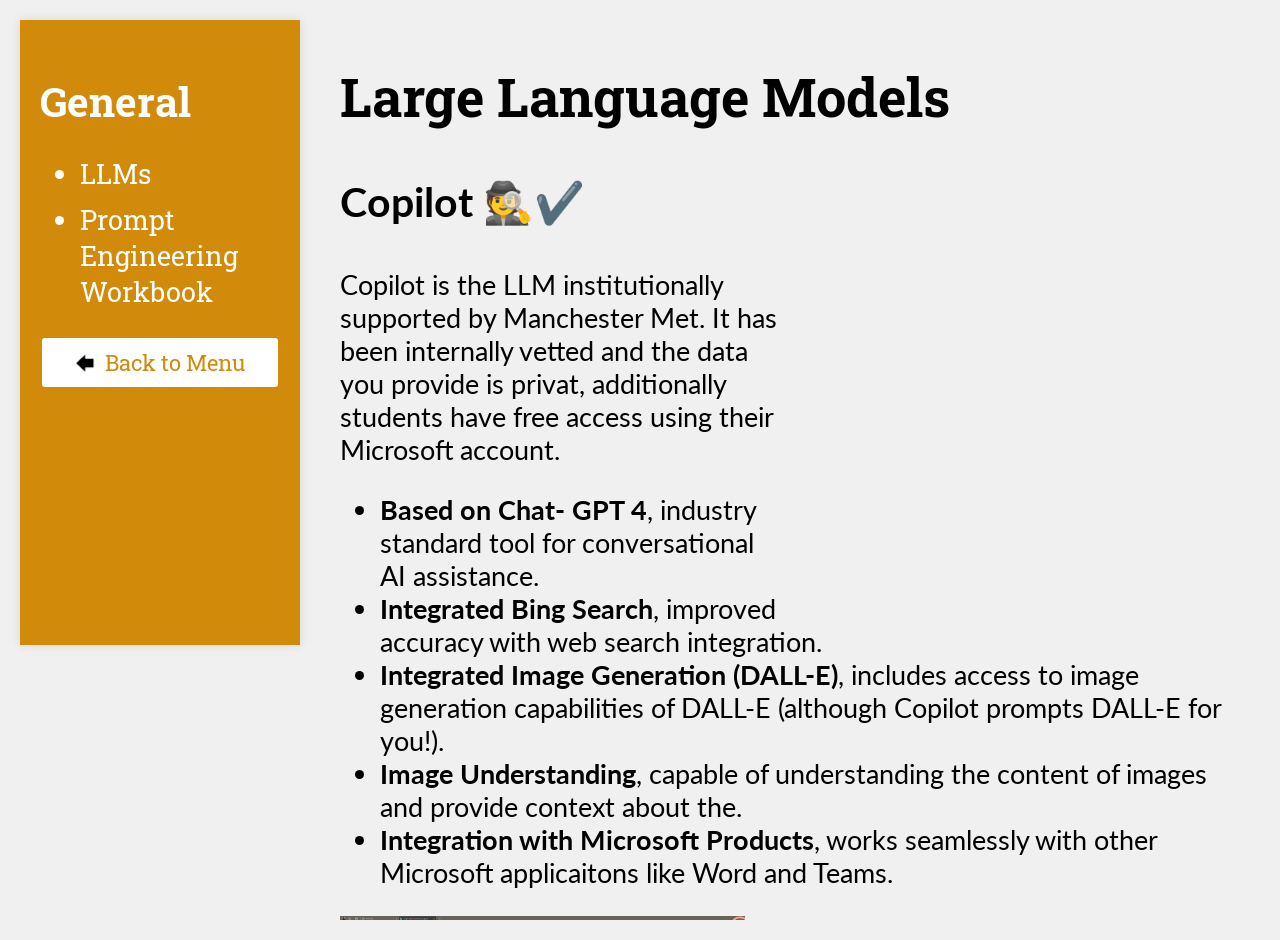
<file: AI Toolkit in STEM/general.html>
<!DOCTYPE html>
<html lang="en">
<head>
    <meta charset="UTF-8">
    <meta name="viewport" content="width=device-width, initial-scale=1.0">
    <title>General</title>
    <link href="https://fonts.googleapis.com/css2?family=Lato:wght@400;700&family=Roboto+Slab:wght@400;700&display=swap" rel="stylesheet">
    <style>
        body {
            font-family: 'Lato', sans-serif;
            font-size: 1.7em;
            display: flex;
            flex-direction: row;
            justify-content: flex-start;
            align-items: flex-start;
            height: 100vh;
            background-color: #f0f0f0;
            margin: 0;
            padding: 20px;
        }
        h1 {
            font-family: 'Roboto Slab', serif;
            font-size: 3em;
            margin-bottom: 20px;
            text-align: center;
            width: 100%;
        }
        .sidebar {
            width: 240px;
            background-color: #D18A09; /* Match the color of the hexagon */
            padding: 20px;
            box-shadow: 0 0 10px rgba(0,0,0,0.1);
            position: fixed;
            height: 65%;
            overflow-y: auto;
        }
        .sidebar h2 {
            font-family: 'Roboto Slab', serif;
            font-size: 1.5em;
            margin-bottom: 20px;
            color: white;
        }
        .sidebar ul {
            color: white;
            padding-left: 40px;
        }
        .sidebar ul li {
            margin-bottom: 10px;
        }
        .sidebar ul li a {
            font-family: 'Roboto Slab', serif;
            color: white;
            text-decoration: none;
            cursor: pointer;
        }
        .sidebar ul li a:hover {
            text-decoration: underline;
        }
        .content {
            margin-left: 300px; /* Space for the sidebar */
            padding: 20px;
            width: calc(100% - 240px);
            overflow-y: auto;
            height: calc(100vh - 40px);
        }
        .content h2 {
            font-family: 'Roboto Slab', serif;
            font-size: 2em;
            margin-top: 20px;
        }
        .content h3 {
            font-size: 1.5em;
            margin-top: 15px;
        }
        /* Style for the video container */
        .video-container {
            float: right;
            width: 45%;
            margin-left: 50px;
        }
        /* Style for the image container */
        .image-container {
            float: left;
            width: 45%;
            margin-right: 50px;
        }
        /* Clear floats after the containers */
        .clearfix::after {
            content: "";
            clear: both;
            display: table;
        }
		/* Style for the back button */
        .back-button {
            display: flex;
            align-items: center;
            justify-content: center;
            background-color: #ffffff;
            color: #D18A09;
            border: 2px solid #D18A09;
            border-radius: 5px;
            padding: 10px;
            text-decoration: none;
            font-family: 'Roboto Slab', serif;
            font-size: 0.8em;
            margin-top: 20px;
            cursor: pointer;
        }
        .back-button:hover {
            background-color: #D18A09;
            color: #ffffff;
        }
        .back-button img {
            margin-right: 10px;
        }
    </style>
</head>
<body>
    <div class="sidebar">
        <h2>General</h2>
        <ul>
            <li><a href="#LLMs">LLMs</a></li>
	    <li><a href="prompt_engineering.html">Prompt Engineering Workbook</a></li>
        </ul>
		<!-- Back button with icon -->
        <a href="menu.html" class="back-button">
            <img src="back_button.png" alt="back" width="20" height="20">
            Back to Menu
        </a>
    </div>
    <div class="content">
        <h2 id="search-engines">Large Language Models</h2>
        <h3>Copilot <span class="icon">🕵️✔️</span></h3>
        <div class="clearfix">
            <!-- Container for the YouTube video link -->
            <div class="video-container">
                <iframe width="600" height="350" src="https://www.youtube.com/embed/zqH-HtQbaeU?si=abTDzqmUIDOjoDF9" title="YouTube video player" frameborder="0" allow="accelerometer; autoplay; clipboard-write; encrypted-media; gyroscope; picture-in-picture; web-share" referrerpolicy="strict-origin-when-cross-origin" allowfullscreen></iframe>
            </div>
            <!-- Text content that wraps around the containers -->
            <p>Copilot is the LLM institutionally supported by Manchester Met. It has been internally vetted and the data you provide is privat, additionally students have free access using their Microsoft account.&nbsp; &nbsp; </p>
			<div>
				<ul>
        			<li><strong>Based on Chat- GPT 4</strong>, industry standard tool for conversational AI assistance.</li>
        			<li><strong>Integrated Bing Search</strong>, improved accuracy with web search integration.</li>
        			<li><strong>Integrated Image Generation (DALL-E)</strong>, includes access to image generation capabilities of DALL-E (although Copilot prompts DALL-E for you!). </li>
					<li> <strong> Image Understanding</strong>, capable of understanding the content of images and provide context about the.</li>
					<li> <strong> Integration with Microsoft Products</strong>, works seamlessly with other Microsoft applicaitons like Word and Teams.</li>
   			  </ul>
		  </div>
			<!-- Container for the image -->
            <div class="image-container">
                <img src="copilot_interface.png" alt="consensus output" style="width:100%;">
            </div>
			<p>Most computers with Windows 11 have Copilot included, you can also access using the Edge browser (to- right corner) or any browser by typing the web address (below). The image helps understand the interface and how to interact with Copilot. There are numerous resources centred around the effective use of generative AI tools, particularly LLMs. A link to the Rise study pack is included below and a brief overview of Prompt Engineering (the methodology to get reliable and consistent outputs) are included to get you started. The use of AI in Higher Education is a vast topic and we encourage you to engage with it all aspects of it, not just the effective use of LLMs. Ethical considerations and critical evaluation are key aspects of using any AI tool.&nbsp; &nbsp; &nbsp; &nbsp;</p>
			<div>
				<h4>
					Additional Info
				</h4>
				<div>
					<ul>
						<li><a href="https://copilot.microsoft.com/chats/9JbjZhaXxMiZX2Ah8VwhR">Copilot Website</a></li>
						<li> <a href="https://rise.mmu.ac.uk/courses/ai-literacy/">Rise AI Literacy Pack</a> from Manchester Metropolitan University </li>
						<li> <a href="prompt_engineering.html">Prompt Engineering Workbook</a></li>
						<li>For more information contact: r.ochoa.cabrero@mmu.ac.uk</li>
					</ul>
				</div>
			</div>
      </div>
        <h3>Chat-GPT</h3>
        <p>Lorem ipsum dolor sit amet, consectetur adipiscing elit. Sed do eiusmod tempor incididunt ut labore et dolore magna aliqua. Ut enim ad minim veniam, quis nostrud exercitation ullamco laboris nisi ut aliquip ex ea commodo consequat. Duis aute irure dolor in reprehenderit in voluptate velit esse cillum dolore eu fugiat nulla pariatur. Excepteur sint occaecat cupidatat non proident, sunt in culpa qui officia deserunt mollit anim id est laborum.</p>
        <h3>Claude</h3>
        <p>Lorem ipsum dolor sit amet, consectetur adipiscing elit. Sed do eiusmod tempor incididunt ut labore et dolore magna aliqua. Ut enim ad minim veniam, quis nostrud exercitation ullamco laboris nisi ut aliquip ex ea commodo consequat. Duis aute irure dolor in reprehenderit in voluptate velit esse cillum dolore eu fugiat nulla pariatur. Excepteur sint occaecat cupidatat non proident, sunt in culpa qui officia deserunt mollit anim id est laborum.</p>
        <h3>Gemini</h3>
        <p>Lorem ipsum dolor sit amet, consectetur adipiscing elit. Sed do eiusmod tempor incididunt ut labore et dolore magna aliqua. Ut enim ad minim veniam, quis nostrud exercitation ullamco laboris nisi ut aliquip ex ea commodo consequat. Duis aute irure dolor in reprehenderit in voluptate velit esse cillum dolore eu fugiat nulla pariatur. Excepteur sint occaecat cupidatat non proident, sunt in culpa qui officia deserunt mollit anim id est laborum.</p>
    </div>
</body>
</html>
</file>
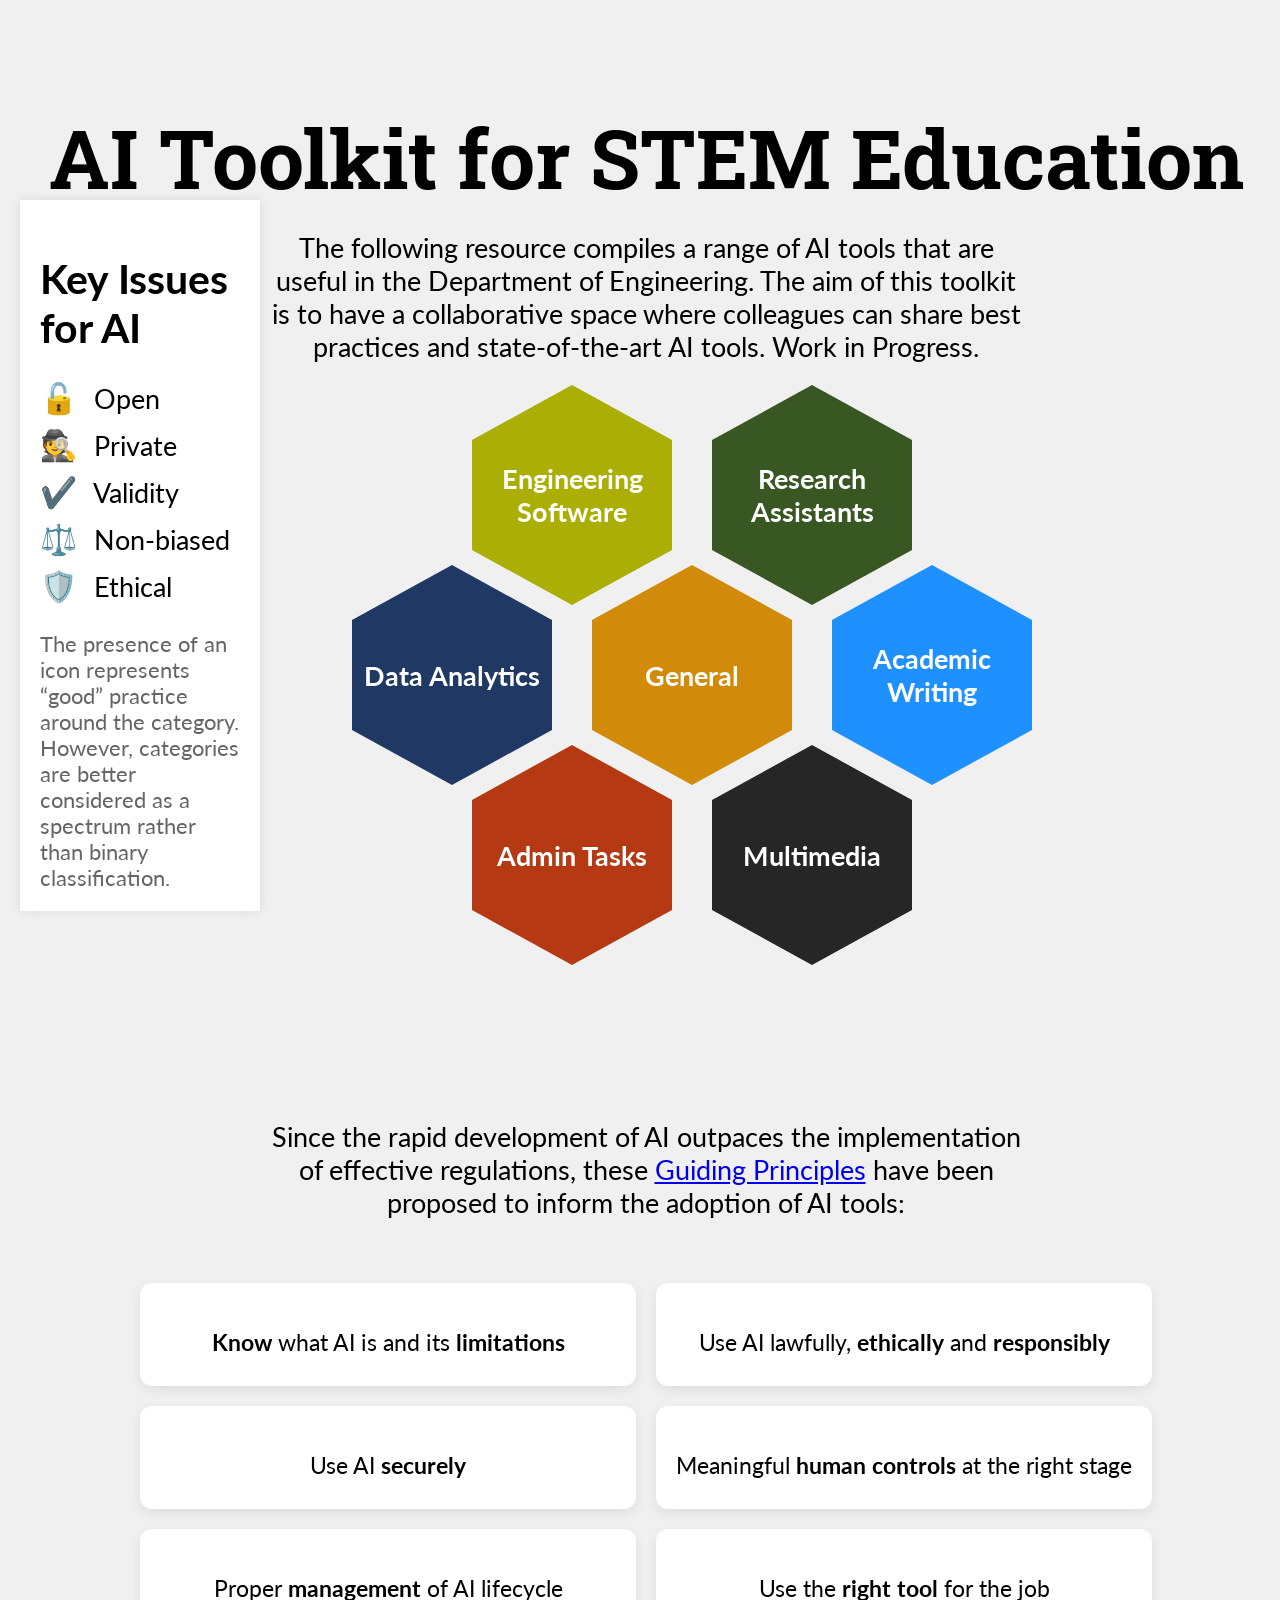
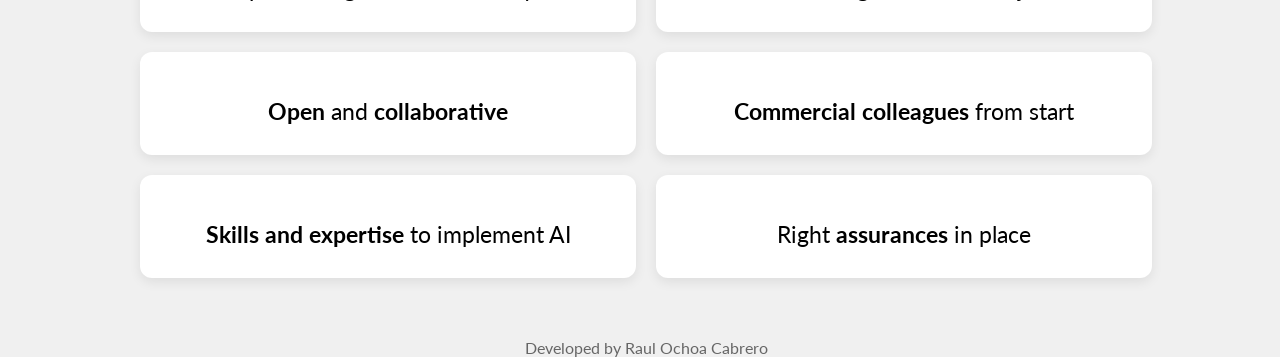
<file: AI Toolkit in STEM/menu.html>
<!DOCTYPE html>
<html lang="en">
<head>
    <meta charset="UTF-8">
    <meta name="viewport" content="width=device-width, initial-scale=1.0">
    <title>Menu Page</title>
    <link href="https://fonts.googleapis.com/css2?family=Lato:wght@400;700&family=Roboto+Slab:wght@400;700&display=swap" rel="stylesheet">
    <style>
        body {
            font-family: 'Lato', sans-serif;
            font-size: 1.7em;
            display: flex;
            flex-direction: column;
            justify-content: flex-start;
            align-items: center;
            height: 100vh;
            background-color: #f0f0f0;
            margin-left: 20px;
            padding-top: 40px; /* Increased padding to raise the title */
        }
		.footnote {
     		font-size: 16px;
      		color: #666;
      		text-align: right;
			margin-top: 60px;
    	}
        h1 {
            font-family: 'Roboto Slab', serif;
            font-size: 3em; /* Doubled the font size */
            margin-bottom: 20px;
            text-align: center; /* Center the title */
        }
        .intro-text {
            text-align: center;
            margin-left: 20%;
            margin-right: 20%;
            margin-bottom: 70px; /* Space between intro text and honeycomb */
        }
		.principles-text {
            text-align: center;
            margin-left: 20%;
            margin-right: 20%;
			position:absolute;
            top: 1120px; /* Space between intro text and honeycomb */
        }
        .honeycomb {
            display: flex;
            flex-wrap: wrap;
            width: 600px; /* Adjusted width to fit larger hexagons */
            height: 600px; /* Adjusted height to fit larger hexagons */
            position: absolute;
            margin-left: -10%;
            top: 70px; /* Adjusted position to fit new elements */
        }
        .hexagon {
            width: 200px;
            height: 110px;
            background-color: #ff8c00; /* Default color */
            position: absolute;
            margin: 10px;
            display: flex;
            justify-content: center;
            align-items: center;
            color: white;
            font-weight: bold;
            text-align: center;
            cursor: pointer;
            transition: transform 0.4s;
        }
        .hexagon:hover {
            transform: scale(1.2);
        }
        .hexagon:before,
        .hexagon:after {
            content: "";
            position: absolute;
            width: 0;
            border-left: 100px solid transparent;
            border-right: 100px solid transparent;
        }
        .hexagon:before {
            bottom: 100%;
            border-bottom: 55px solid #ff8c00; /* Default color */
        }
        .hexagon:after {
            top: 100%;
            width: 0;
            border-top: 55px solid #ff8c00; /* Default color */
        }
        .hexagon[data-color="orange"] {
            background-color: #D18A09;
        }
        .hexagon[data-color="lightgreen"] {
            background-color: #385723;
        }
        .hexagon[data-color="blue"] {
            background-color: #1e90ff;
        }
        .hexagon[data-color="purple"] {
            background-color: #262626;
        }
        .hexagon[data-color="red"] {
            background-color: #B53A13;
        }
        .hexagon[data-color="yellow"] {
            background-color: #203864;
        }
        .hexagon[data-color="cyan"] {
            background-color: #ABAF05;
        }
        .hexagon[data-color="orange"]:before,
        .hexagon[data-color="orange"]:after {
            border-bottom-color: #D18A09;
            border-top-color: #D18A09;
        }
        .hexagon[data-color="lightgreen"]:before,
        .hexagon[data-color="lightgreen"]:after {
            border-bottom-color: #385723;
            border-top-color: #385723;
        }
        .hexagon[data-color="blue"]:before,
        .hexagon[data-color="blue"]:after {
            border-bottom-color: #1e90ff;
            border-top-color: #1e90ff;
        }
        .hexagon[data-color="purple"]:before,
        .hexagon[data-color="purple"]:after {
            border-bottom-color: #262626;
            border-top-color: #262626;
        }
        .hexagon[data-color="red"]:before,
        .hexagon[data-color="red"]:after {
            border-bottom-color: #B53A13;
            border-top-color: #B53A13;
        }
        .hexagon[data-color="yellow"]:before,
        .hexagon[data-color="yellow"]:after {
            border-bottom-color: #203864;
            border-top-color: #203864;
        }
        .hexagon[data-color="cyan"]:before,
        .hexagon[data-color="cyan"]:after {
            border-bottom-color: #ABAF05;
            border-top-color: #ABAF05;
        }
        .hexagon:nth-child(1) { top: 90%; left: 50%;}
        .hexagon:nth-child(2) { top: 60%; left: 70%;}
        .hexagon:nth-child(3) { top: 90%; left: 90%;}
        .hexagon:nth-child(4) { top: 120%; left: 70%;}
        .hexagon:nth-child(5) { top: 120%; left: 30%;}
        .hexagon:nth-child(6) { top: 90%; left: 10%;}
        .hexagon:nth-child(7) { top: 60%; left: 30%;}
        .sidebar {
            position: absolute;
            left: 20px;
            top: 200px;
            width: 200px;
            background-color: #fff;
            padding: 20px;
            box-shadow: 0 0 10px rgba(0,0,0,0.1);
        }
        .sidebar h2 {
            font-size: 1.5em;
            margin-bottom: 20px;
        }
        .sidebar ul {
            list-style: none;
            padding: 0;
        }
        .sidebar ul li {
            margin-bottom: 10px;
            position: relative;
        }
        .sidebar ul li:hover .tooltip {
            display: block;
        }
        .sidebar ul li .tooltip {
            display: none;
            position: absolute;
			font-size: 0.8em;
            left: 110%;
            top: 0;
            width: 200px;
            background-color: #fff;
            border: 1px solid #ccc;
            padding: 10px;
            box-shadow: 0 0 10px rgba(0,0,0,0.1);
        }
        .sidebar ul li .icon {
            margin-right: 10px;
        }
        .sidebar .disclaimer {
            margin-top: 20px;
            font-size: 0.8em;
            color: #666;
        }
        .preview-box {
            display: none;
            position: absolute;
            font-size: 0.5em;
            right: -250px;
            width: 200px;
            background-color: #fff;
            border: 1px solid #ccc;
            padding: 10px;
            box-shadow: 0 0 20px rgba(0,0,0,0.1);
            z-index: 20;
        }
		.preview-box h3 {
			font-family: 'Roboto Slab', serif;
            font-size: 1.5em;
        }
        .hexagon:hover .preview-box {
            display: block;
        }
		.grid-table {
      		display: grid;
      		grid-template-columns: repeat(2, 1fr);
      		grid-template-rows: repeat(5, auto);
      		gap: 20px;
			margin-top: 850px; 			
    	}
    	.grid-cell {
      		background-color: #ffffff;
      		border-radius: 12px;
      		box-shadow: 0 4px 12px rgba(0,0,0,0.08);
      		padding: 30px 20px;
      		text-align: center;
			font-size: .85em; /* Doubled the font size */
      		display: flex;
      		flex-direction: column;
      		align-items: center;
      		justify-content: center;
      		transition: transform 0.2s ease;
    	}

    	.grid-cell:hover {
      		transform: translateY(-5px);
    	}

    	.icon {
      		font-size: 30px;
      		color: #0077cc;
      		margin-bottom: 15px;
    	}
    	@media (max-width: 700px) {
      	.grid-table {
        	grid-template-columns: 1fr;
        	grid-template-rows: auto;
      	}
    	}
    </style>
</head>
<body>
    <h1>AI Toolkit for STEM Education</h1>
    <div class="intro-text">
        The following resource compiles a range of AI tools that are useful in the Department of Engineering. The aim of this toolkit is to have a collaborative space where colleagues can share best practices and state-of-the-art AI tools. Work in Progress.
    </div>
    <div class="sidebar">
        <h2>Key Issues for AI</h2>
        <ul>
            <li>
                <span class="icon">🔓</span> Open
                <div class="tooltip">Transparency or how much information they provide about their algorithms, training data, etc… </div>
            </li>
            <li>
                <span class="icon">🕵️</span> Private
                <div class="tooltip">The way they process the information you use as input in their service.
</div>
            </li>
            <li>
                <span class="icon">✔️</span> Validity
                <div class="tooltip">How accurate or reliable are the outputs of the service.</div>
            </li>
            <li>
                <span class="icon">⚖️</span> Non-biased
                <div class="tooltip">Encompasses digital poverty, accessibility, EDI, etc… </div>
            </li>
            <li>
                <span class="icon">🛡️</span> Ethical
                <div class="tooltip">Encompasses a wide range of topics. For instance, how was training data sourced? the case of translators, actors, graphic designers, etc…. Another example is carbon emissions for minimal improvements</div>
            </li>
        </ul>
        <div class="disclaimer">
            The presence of an icon represents “good” practice around the category. However, categories are better considered as a spectrum rather than binary classification.
        </div>
    </div>
    <div class="honeycomb">
        <div class="hexagon" data-color="orange" onclick="location.href='general.html'">
            General
            <div class="preview-box" style="background-color: #D18A09; right: -450px">
                <h3>LLMs</h3>
                <ul>
                    <li>Copilot</li>
                    <li>Chat-GPT</li>
					<li>Claude</li>
                    <li>Gemini</li>
                </ul>
            </div>
        </div>
        <div class="hexagon" data-color="lightgreen" onclick="location.href='research_assistants.html'">
            Research Assistants
            <div class="preview-box" style="background-color: #385723; right: -325px">
                <h3>Search Engines</h3>
                <ul>
                    <li>Consensus</li>
                    <li>Perplexity</li>
                </ul>
                <h3>Analysis</h3>
                <ul>
                    <li>Elicit</li>
                    <li>SciSpace</li>
                </ul>
                <h3>Collaboration</h3>
                <ul>
                    <li>PaperBrain</li>
                </ul>
            </div>
        </div>
        <div class="hexagon" data-color="blue" onclick="location.href='#academic-writing'">
            Academic Writing
            <div class="preview-box" style="background-color: #1e90ff;">
                <h3>Writing</h3>
                <ul>
                    <li>Paper Pal</li>
                    <li>Jenni</li>
					<li>Sourcely</li>
                    <li>Heuristica</li>
                </ul>
            </div>
        </div>
        <div class="hexagon" data-color="purple" onclick="location.href='multimedia.html'">
            Multimedia
            <div class="preview-box" style="background-color: #262626; right: -325px">
                <h3>Image</h3>
                <ul>
                    <li>Stable Diffusion</li>
                    <li>Adobe Firefly</li>
                </ul>
				<h3>Presentation</h3>
                <ul>
                    <li>Mentimeter</li>
                    <li>Slidesgo</li>
                </ul>
				<h3>Voice</h3>
                <ul>
                    <li>ElevenLabs</li>
                </ul>
				<h3>Video/Content Creation</h3>
                <ul>
                    <li>Canva</li>
					<li>Adobe Express</li>
                </ul>
            </div>
        </div>
        <div class="hexagon" data-color="red" onclick="location.href='admin_tasks.html'">
            Admin Tasks
            <div class="preview-box" style="background-color: #B53A13; left: -335px" >
                <h3>Timetabling</h3>
                <ul>
                    <li>Timefold</li>
                </ul>
				<h3>Mail</h3>
                <ul>
                    <li>Mailbutler</li>
                </ul>
				<h3>Meeting Assistants</h3>
                <ul>
                    <li>Otter</li>
                </ul>
				<h3>Grading/Learning Platforms</h3>
                <ul>
                    <li>Learnosity</li>
                </ul>
            </div>
        </div>
        <div class="hexagon" data-color="yellow" onclick="location.href='data_analysis.html'">
            Data Analytics
            <div class="preview-box" style="background-color: #203864; left: -250px">
                <h3>Analysis</h3>
                <ul>
                    <li>Julius</li>
                </ul>
				<h3>Platform</h3>
                <ul>
                    <li>databricks</li>
                </ul>
				<h3>Insights</h3>
                <ul>
                    <li>Quivr</li>
                </ul>
            </div>
        </div>
        <div class="hexagon" data-color="cyan" onclick="location.href='eng_software.html'">
            Engineering Software
            <div class="preview-box" style="background-color: #ABAF05; left: -330px">
                <h3>Design</h3>
                <ul>
                    <li>Fusion 360 Generative Design</li>
                </ul>
				<h3>FEA</h3>
                <ul>
                    <li>Ansys AI</li>
                </ul>
            </div>
        </div>
    </div>
	<div class="principles-text">
        Since the rapid development of AI outpaces the implementation of effective regulations, these <a href="https://www.gov.uk/government/publications/ai-playbook-for-the-uk-government/artificial-intelligence-playbook-for-the-uk-government-html">Guiding Principles</a> have been proposed to inform the adoption of AI tools:
    </div>
	<div class="grid-table">
      <div class="grid-cell"><i class="fas fa-lightbulb icon"></i><div class="text"><strong>Know</strong> what AI is and its <strong>limitations</strong></div></div>
      <div class="grid-cell"><i class="fas fa-balance-scale icon"></i><div class="text">Use AI lawfully, <strong>ethically</strong> and <strong>responsibly</strong></div></div>
      <div class="grid-cell"><i class="fas fa-lock icon"></i><div class="text">Use AI <strong>securely</strong></div></div>
      <div class="grid-cell"><i class="fas fa-user-shield icon"></i><div class="text">Meaningful <strong>human controls</strong> at the right stage</div></div>
      <div class="grid-cell"><i class="fas fa-cogs icon"></i><div class="text">Proper <strong>management</strong> of AI lifecycle</div></div>
      <div class="grid-cell"><i class="fas fa-tools icon"></i><div class="text">Use the <strong>right tool</strong> for the job</div></div>
      <div class="grid-cell"><i class="fas fa-users icon"></i><div class="text"><strong>Open</strong> and <strong>collaborative</strong></div></div>
      <div class="grid-cell"><i class="fas fa-handshake icon"></i><div class="text"><strong>Commercial colleagues</strong> from start</div></div>
      <div class="grid-cell"><i class="fas fa-user-graduate icon"></i><div class="text"><strong>Skills and expertise</strong> to implement AI</div></div>
      <div class="grid-cell"><i class="fas fa-check-circle icon"></i><div class="text">Right <strong>assurances</strong></strong> in place</div></div>
    </div>
	<div class="footnote">
      Developed by Raul Ochoa Cabrero
    </div>
</body>
</html>
</file>
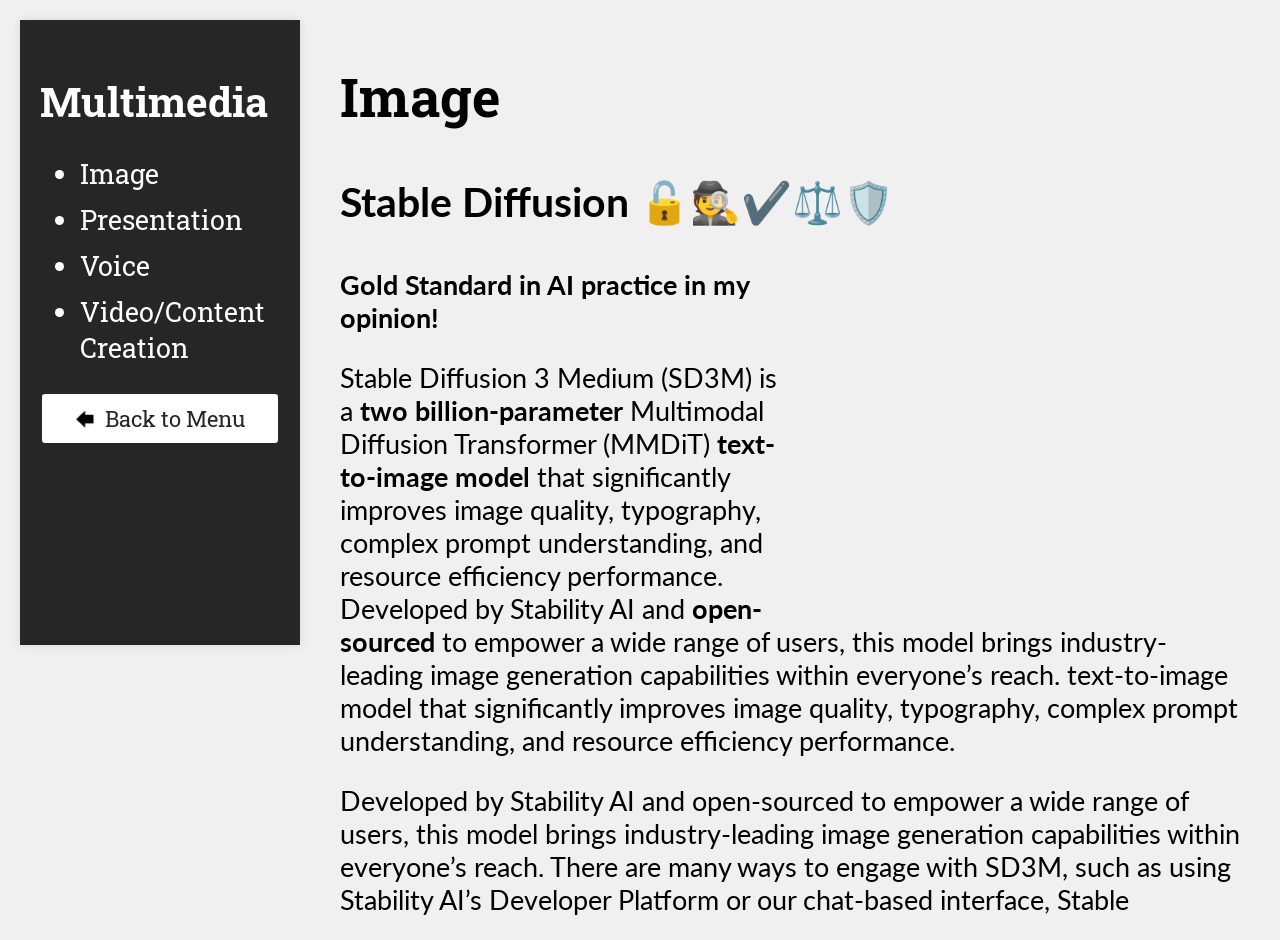
<file: AI Toolkit in STEM/multimedia.html>
<!DOCTYPE html>
<html lang="en">
<head>
    <meta charset="UTF-8">
    <meta name="viewport" content="width=device-width, initial-scale=1.0">
    <title>Research Assistants</title>
    <link href="https://fonts.googleapis.com/css2?family=Lato:wght@400;700&family=Roboto+Slab:wght@400;700&display=swap" rel="stylesheet">
    <style>
        body {
            font-family: 'Lato', sans-serif;
            font-size: 1.7em;
            display: flex;
            flex-direction: row;
            justify-content: flex-start;
            align-items: flex-start;
            height: 100vh;
            background-color: #f0f0f0;
            margin: 0;
            padding: 20px;
        }
        h1 {
            font-family: 'Roboto Slab', serif;
            font-size: 3em;
            margin-bottom: 20px;
            text-align: center;
            width: 100%;
        }
        .sidebar {
            width: 240px;
            background-color: #262626; /* Match the color of the hexagon */
            padding: 20px;
            box-shadow: 0 0 10px rgba(0,0,0,0.1);
            position: fixed;
            height: 65%;
            overflow-y: auto;
        }
        .sidebar h2 {
            font-family: 'Roboto Slab', serif;
            font-size: 1.5em;
            margin-bottom: 20px;
            color: white;
        }
        .sidebar ul {
            color: white;
            padding-left: 40px;
        }
        .sidebar ul li {
            margin-bottom: 10px;
        }
        .sidebar ul li a {
            font-family: 'Roboto Slab', serif;
            color: white;
            text-decoration: none;
            cursor: pointer;
        }
        .sidebar ul li a:hover {
            text-decoration: underline;
        }
        .content {
            margin-left: 300px; /* Space for the sidebar */
            padding: 20px;
            width: calc(100% - 240px);
            overflow-y: auto;
            height: calc(100vh - 40px);
        }
        .content h2 {
            font-family: 'Roboto Slab', serif;
            font-size: 2em;
            margin-top: 20px;
        }
        .content h3 {
            font-size: 1.5em;
            margin-top: 15px;
        }
        /* Style for the video container */
        .video-container {
            float: right;
            width: 45%;
            margin-left: 50px;
        }
        /* Style for the image container */
        .image-container {
            float: left;
            width: 45%;
            margin-right: 50px;
        }
        /* Clear floats after the containers */
        .clearfix::after {
            content: "";
            clear: both;
            display: table;
        }
		/* Style for the back button */
        .back-button {
            display: flex;
            align-items: center;
            justify-content: center;
            background-color: #ffffff;
            color: #262626;
            border: 2px solid #262626;
            border-radius: 5px;
            padding: 10px;
            text-decoration: none;
            font-family: 'Roboto Slab', serif;
            font-size: 0.8em;
            margin-top: 20px;
            cursor: pointer;
        }
        .back-button:hover {
            background-color: #262626;
            color: #ffffff;
        }
        .back-button img {
            margin-right: 10px;
        }
    </style>
</head>
<body>
    <div class="sidebar">
        <h2>Multimedia</h2>
        <ul>
            <li><a href="#image">Image</a></li>
            <li><a href="#presentation">Presentation</a></li>
            <li><a href="#voice">Voice</a></li>
			<li><a href="#video">Video/Content Creation</a></li>
        </ul>
		<!-- Back button with icon -->
        <a href="menu.html" class="back-button">
            <img src="back_button.png" alt="back" width="20" height="20">
            Back to Menu
        </a>
    </div>
    <div class="content">
        <h2 id="image">Image</h2>
        <h3>Stable Diffusion <span class="icon">🔓🕵️✔️⚖️🛡️</span></h3>
        <div class="clearfix">
            <!-- Container for the YouTube video link -->
            <div class="video-container">
                <iframe width="600" height="350" src="https://www.youtube.com/embed/AbB33AxrcZo?si=y4gHvT6cwn-TDNRH" title="YouTube video player" frameborder="0" allow="accelerometer; autoplay; clipboard-write; encrypted-media; gyroscope; picture-in-picture; web-share" referrerpolicy="strict-origin-when-cross-origin" allowfullscreen></iframe>
            </div>
            <!-- Text content that wraps around the containers -->
		<p> <strong> Gold Standard in AI practice in my opinion!</strong></p>
            <p>Stable Diffusion 3 Medium (SD3M) is a <strong>two billion-parameter</strong> Multimodal Diffusion Transformer (MMDiT) <strong>text-to-image model</strong> that significantly improves image quality, typography, complex prompt understanding, and resource efficiency performance. Developed by Stability AI and <strong>open-sourced</strong> to empower a wide range of users, this model brings industry-leading image generation capabilities within everyone’s reach. text-to-image model that significantly improves image quality, typography, complex prompt understanding, and resource efficiency performance.
			</p>
			<p>Developed by Stability AI and open-sourced to empower a wide range of users, this model brings industry-leading image generation capabilities within everyone’s reach. There are many ways to engage with SD3M, such as using Stability AI’s Developer Platform or our chat-based interface, Stable Assistant.</p>
			<p>Both these methods can get you up and running quickly and let you utilize our state-of-the-art Image Generation models. However, what sets Stability AI apart is that our models are open-source. This means you can download the model weights and parameters and run them on your servers and infrastructure. This allows you a level of security not available with closed-source AI models.  </p>
			<!-- Container for the image -->
            <div class="image-container">
                <img src="stable_diffusion_model.png" alt="stable diffusion model" style="width:100%;">
            </div>
			<h4>Model Description</h4>
			<div>
				<ul>
        			<li>This is a model that can be used to generate images based on text prompts. It is a Multimodal Diffusion Transformer (<a href="https://arxiv.org/abs/2403.03206">https://arxiv.org/abs/2403.03206</a>) that uses three fixed, pretrained text encoders (OpenCLIP-ViT/G, CLIP-ViT/L and T5-xxl)</li>
    			</ul>
			</div>
			
			<h4>Training Dataset</h4>
			<div>
				<ul>
        			<li>We used <strong>synthetic data and filtered publicly available data</strong> to train our models. The model was pre-trained on 1 billion images. The fine-tuning data includes 30M high-quality aesthetic images focused on specific visual content and style, as well as 3M preference data images.</li>
    			</ul>
			</div>
			<div>
				<ul>
        			<li><strong>Free license for research, non-commercial, and commercial use</strong> for organisations or individuals with less than $1M annual revenue. </li>
    			</ul>
			</div>
		<div class="video-container">
                <img src="stable_diffusion_google_key.png" alt="google colab key" style="width:100%;">
            </div>
			<h4>Installation/Use Methods</h4>
			<div>
				<ul>
        			<li><strong>Google Colab</strong></li>
    			</ul>
			</div>
		  	<p>You can access the API using Google Colab by clicking on this <a href="https://colab.research.google.com/github/stability-ai/stability-Sdk/blob/main/nbs/SD3_API.ipynb#scrollTo=AvTo6cVeF3ip">LINK</a>. It requires buying credits and linking your key to the notebook so you can start using it, each use will consume a certain amount of credits.</p>
			<div>
			<div>
				<ul>
        			<li><strong>Download Code (Hugging Face)</strong></li>
    			</ul>
			</div>
		  	<p>You can access the code and model to host in your own computer by clicking on this <a href="https://huggingface.co/stabilityai/stable-diffusion-3-medium">LINK</a>. It is free for research/academic use and comercial use for entities under $1M revenue. Will require to sign up and verify your credentials</p>
			<p>The most user-friendly option is to get <strong>ComfyUI</strong>, it is an open-source software developed by the Stable Diffusion community and has been widely adopted for using Diffusion models. It allows you to create model workflows by grouping nodes that can be custom-built or taken from the active Stable Diffusion community, which develops a vast array of nodes. There are numerous tutorials available for ComfyUI!</p>
			<p>First, navigate to <a href="https://github.com/comfyanonymous/ComfyUI?tab=readme-ov-file">this GitHub page</a> and download as a zip (or use Git if you are familiar with GitHub). Then extract the portable folder in your desired location for self-hosting.</p>
		<div class="image-container">
                <img src="stable_diffusion_comfyui_setup.png" alt="comfy ui setup" style="width:100%;">
            </div>
			<p>From this, go to the windows portable folder and select the appropriate executable (.bat). It should run! If you get an error, please download the stable diffusion checkpoints from: <a href="https://huggingface.co/stabilityai/stable-diffusion-3-medium/tree/main">https://huggingface.co/stabilityai/stable-diffusion-3-medium/tree/main</a>. Then move the downloaded file into ComfyUI\models\checkpoints</p>
			<p>Launch Comfy UI and start generating!</p>
			<div>
				<h4>
					Additional Info
				</h4>
				<div>
					<ul>
						<li><a href="https://stability.ai/learning-hub/setting-up-and-using-sd3-medium-locally">Stability AI page</a></li>
						<li>For more information contact: r.ochoa.cabrero@mmu.ac.uk</li>
						<li>If you are interested in image generation and prompt engineering (AI literacy) workshops contact the same email.</li>
					</ul>
				</div>
			</div>
      </div>
        <h3>Adobe Firefly</h3>
        <p>Lorem ipsum dolor sit amet, consectetur adipiscing elit. Sed do eiusmod tempor incididunt ut labore et dolore magna aliqua. Ut enim ad minim veniam, quis nostrud exercitation ullamco laboris nisi ut aliquip ex ea commodo consequat. Duis aute irure dolor in reprehenderit in voluptate velit esse cillum dolore eu fugiat nulla pariatur. Excepteur sint occaecat cupidatat non proident, sunt in culpa qui officia deserunt mollit anim id est laborum.</p>
        <h2 id="presentation">Presentation</h2>
        <h3>Mentimeter</h3>
        <p>Lorem ipsum dolor sit amet, consectetur adipiscing elit. Sed do eiusmod tempor incididunt ut labore et dolore magna aliqua. Ut enim ad minim veniam, quis nostrud exercitation ullamco laboris nisi ut aliquip ex ea commodo consequat. Duis aute irure dolor in reprehenderit in voluptate velit esse cillum dolore eu fugiat nulla pariatur. Excepteur sint occaecat cupidatat non proident, sunt in culpa qui officia deserunt mollit anim id est laborum.</p>
        <h3>Slidesgo</h3>
        <p>Lorem ipsum dolor sit amet, consectetur adipiscing elit. Sed do eiusmod tempor incididunt ut labore et dolore magna aliqua. Ut enim ad minim veniam, quis nostrud exercitation ullamco laboris nisi ut aliquip ex ea commodo consequat. Duis aute irure dolor in reprehenderit in voluptate velit esse cillum dolore eu fugiat nulla pariatur. Excepteur sint occaecat cupidatat non proident, sunt in culpa qui officia deserunt mollit anim id est laborum.</p>
        <h2 id="voice">Voice</h2>
        <h3>ElevenLabs</h3>
        <p>Lorem ipsum dolor sit amet, consectetur adipiscing elit. Sed do eiusmod tempor incididunt ut labore et dolore magna aliqua. Ut enim ad minim veniam, quis nostrud exercitation ullamco laboris nisi ut aliquip ex ea commodo consequat. Duis aute irure dolor in reprehenderit in voluptate velit esse cillum dolore eu fugiat nulla pariatur. Excepteur sint occaecat cupidatat non proident, sunt in culpa qui officia deserunt mollit anim id est laborum.</p>
		<h2 id="video">Video/Content Creation</h2>
		<h3>Adobe Express</h3>
        <p>Lorem ipsum dolor sit amet, consectetur adipiscing elit. Sed do eiusmod tempor incididunt ut labore et dolore magna aliqua. Ut enim ad minim veniam, quis nostrud exercitation ullamco laboris nisi ut aliquip ex ea commodo consequat. Duis aute irure dolor in reprehenderit in voluptate velit esse cillum dolore eu fugiat nulla pariatur. Excepteur sint occaecat cupidatat non proident, sunt in culpa qui officia deserunt mollit anim id est laborum.</p>
        <h3>Canva</h3>
        <p>Lorem ipsum dolor sit amet, consectetur adipiscing elit. Sed do eiusmod tempor incididunt ut labore et dolore magna aliqua. Ut enim ad minim veniam, quis nostrud exercitation ullamco laboris nisi ut aliquip ex ea commodo consequat. Duis aute irure dolor in reprehenderit in voluptate velit esse cillum dolore eu fugiat nulla pariatur. Excepteur sint occaecat cupidatat non proident, sunt in culpa qui officia deserunt mollit anim id est laborum.</p>
    </div>
</div>
</body>
</html>
</file>
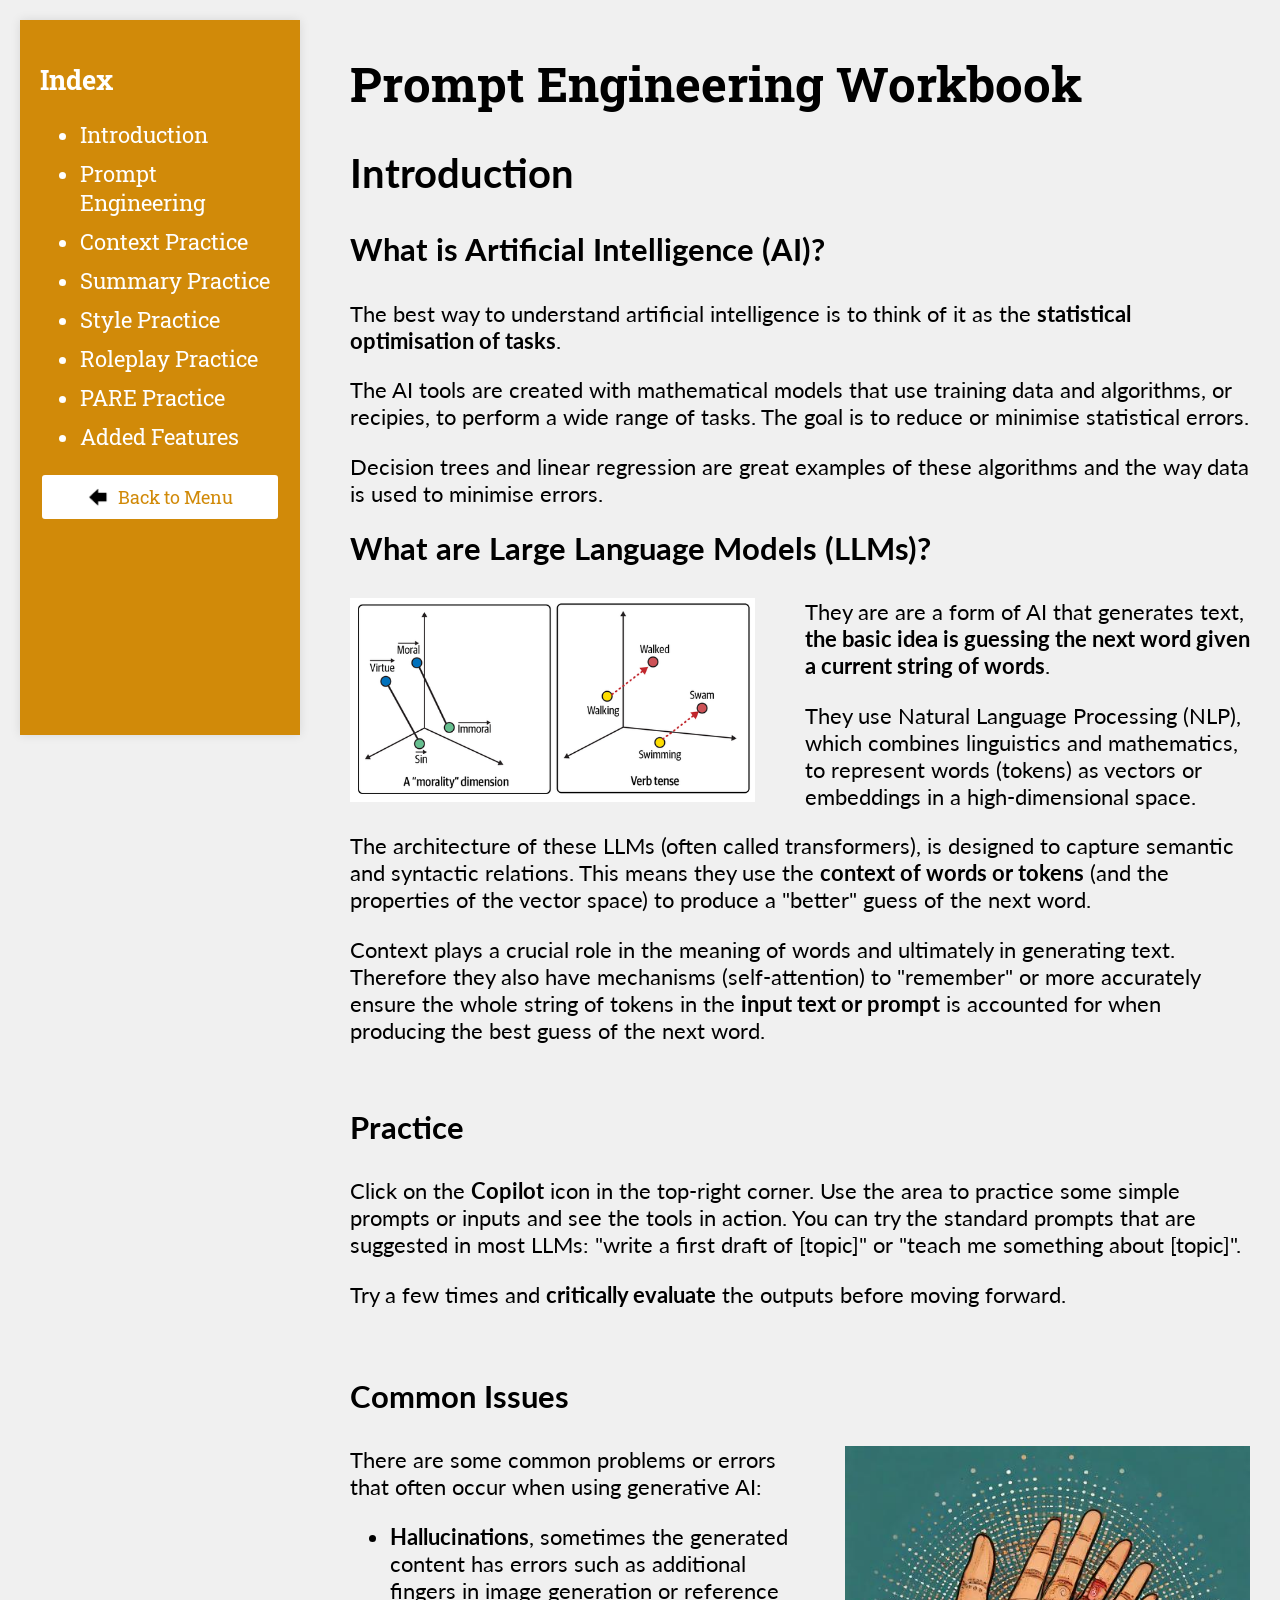
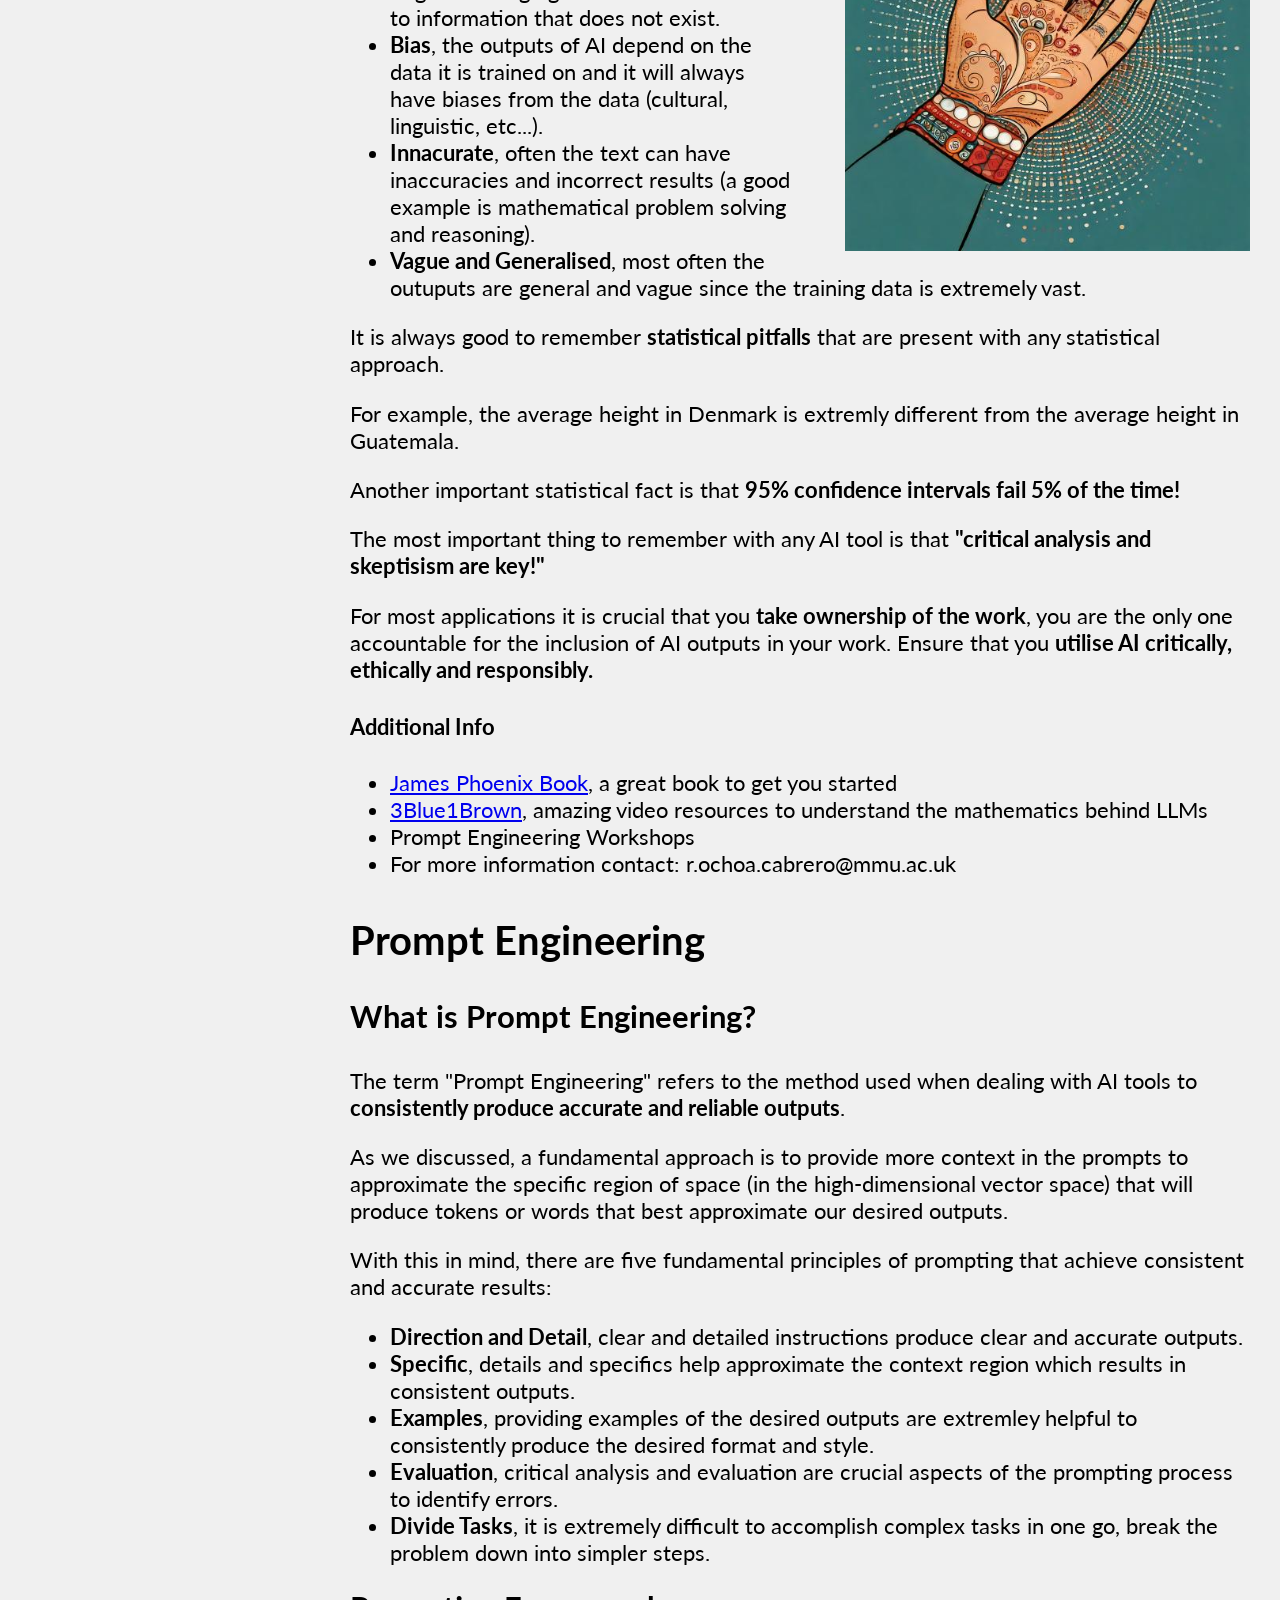
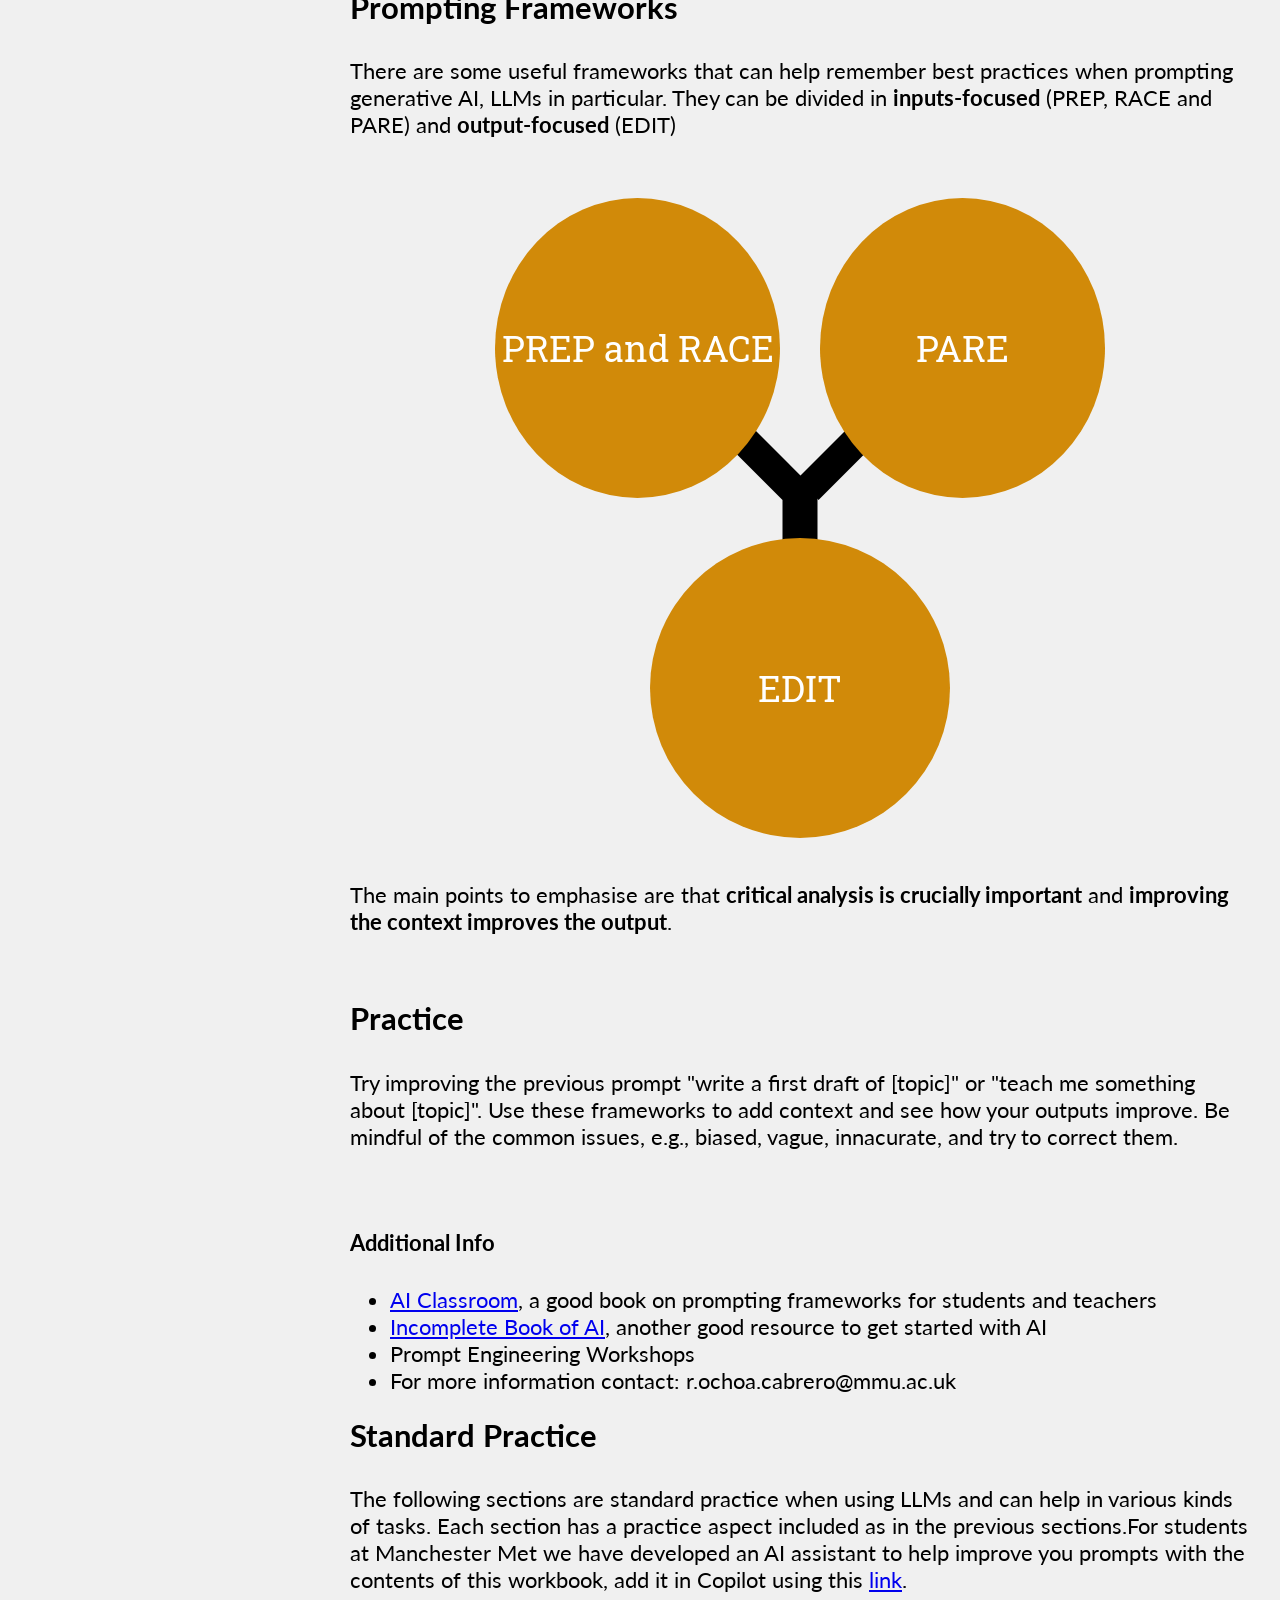
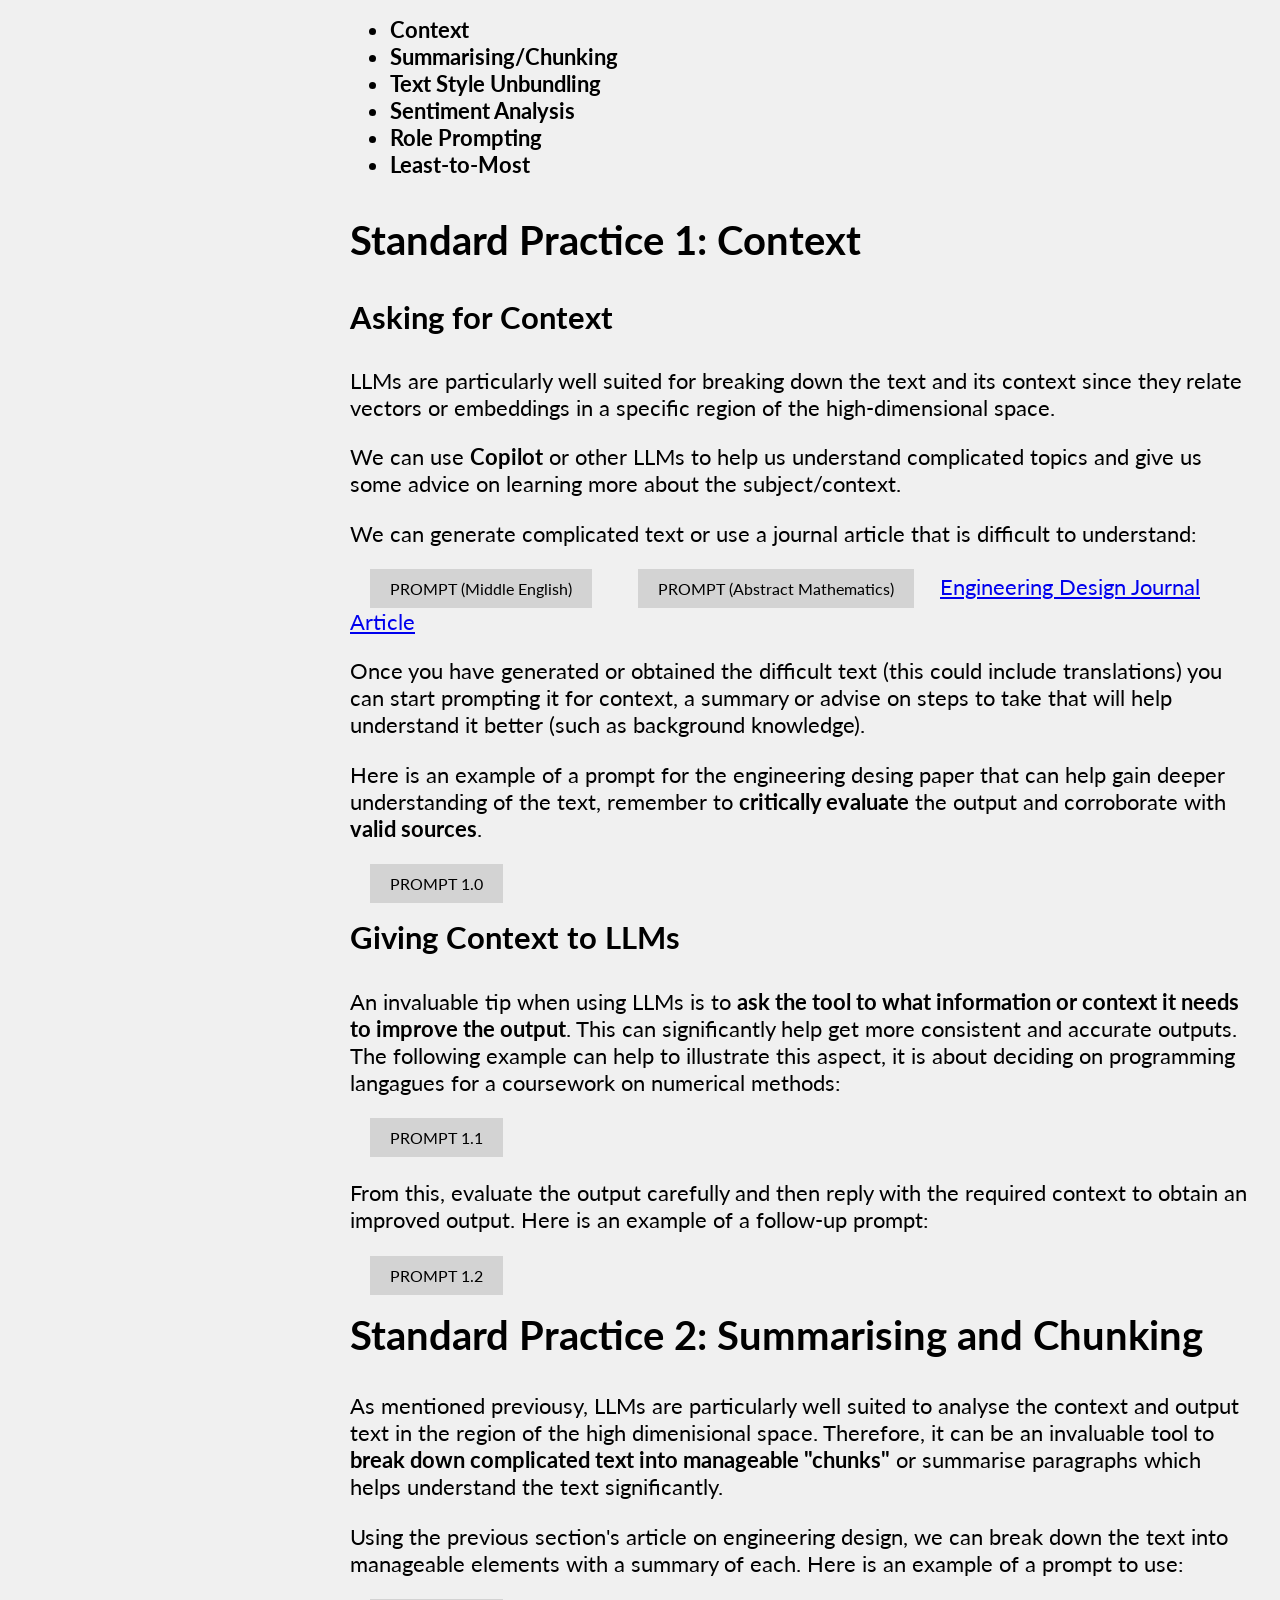
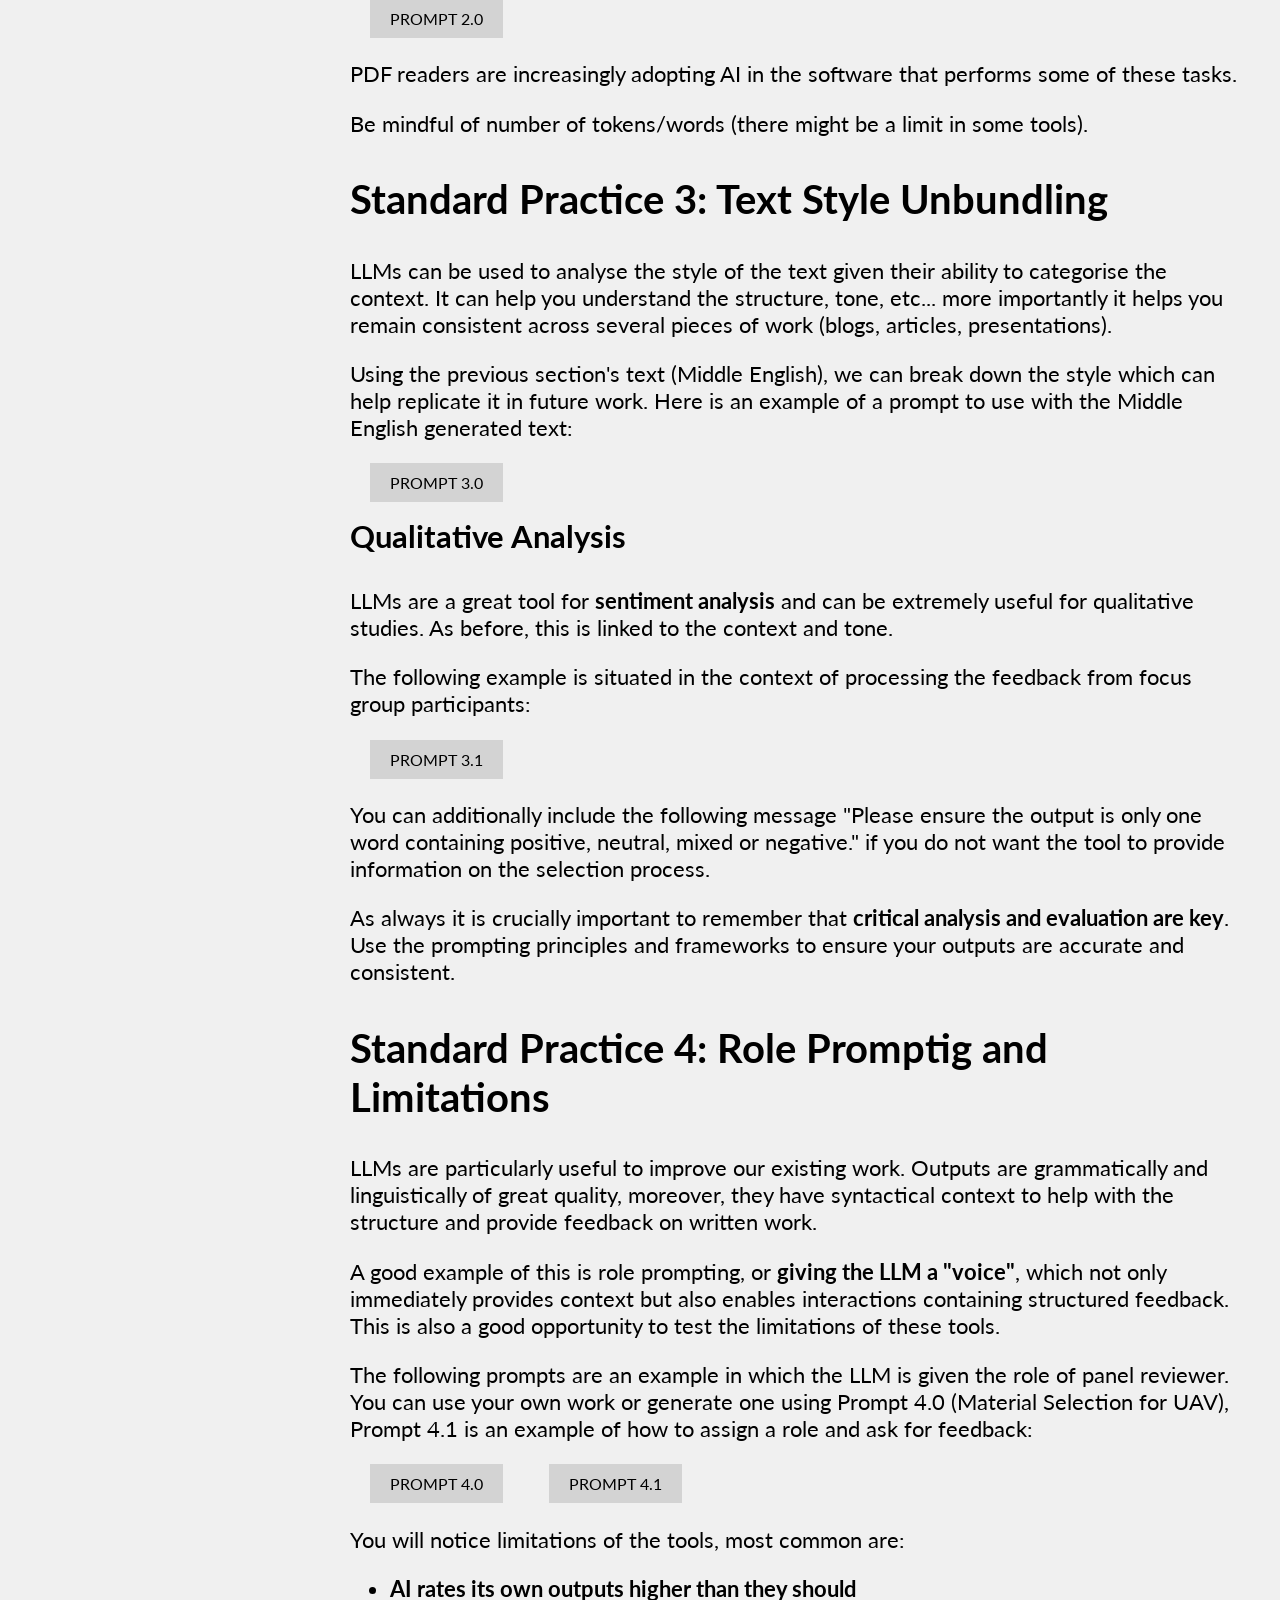
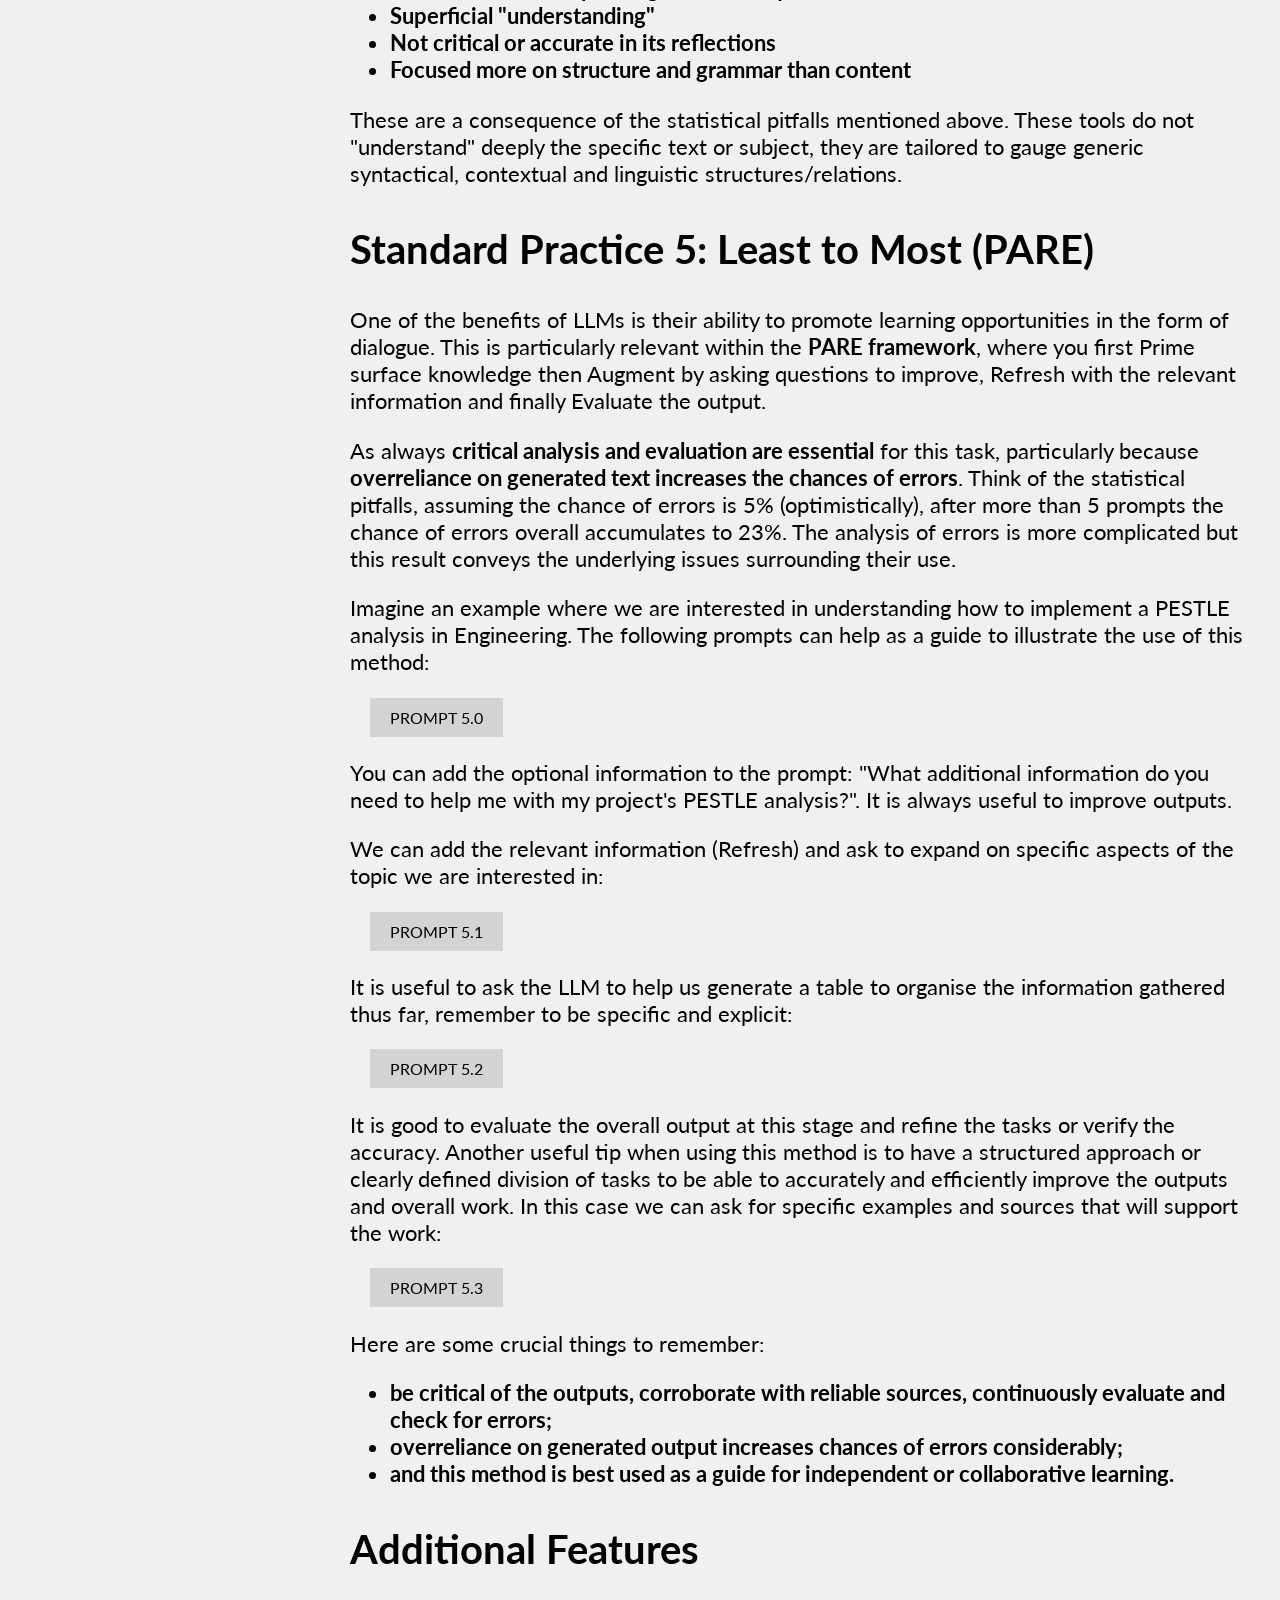
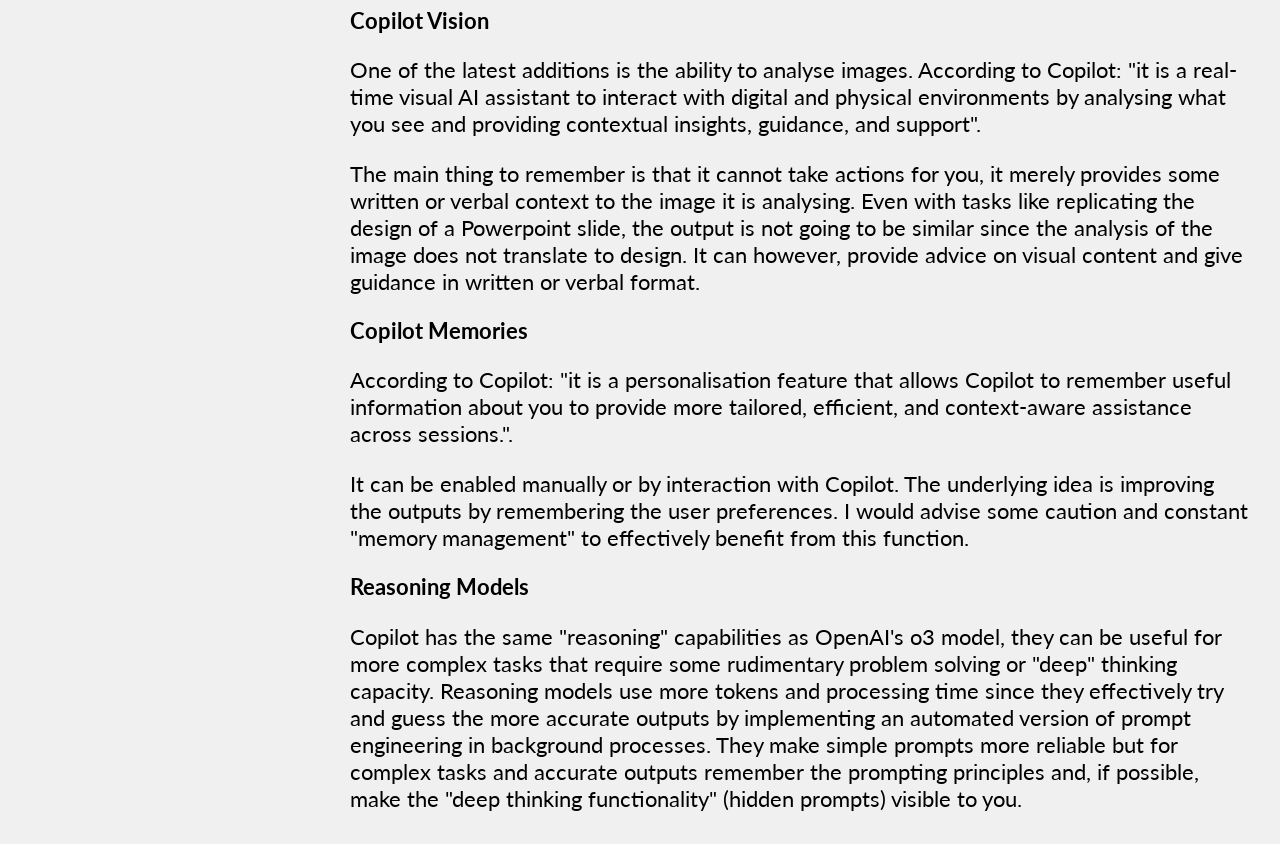
<file: AI Toolkit in STEM/prompt_engineering.html>
<!DOCTYPE html>
<html lang="en">
<head>
    <meta charset="UTF-8">
    <meta name="viewport" content="width=device-width, initial-scale=1.0">
    <title>Prompt Engineering Workbook</title>
    <link href="https://fonts.googleapis.com/css2?family=Lato:wght@400;700&family=Roboto+Slab:wght@400;700&display=swap" rel="stylesheet">
    <link rel="stylesheet" href="style.css">
</head>                         
<body>
    <div class="sidebar">
        <h2>Index</h2>
        <ul>
            <li><a href="#Intro">Introduction</a></li>
			<li><a href="#Prompting">Prompt Engineering</a></li>
			<li><a href="#Context">Context Practice</a></li>
			<li><a href="#Summary">Summary Practice</a></li>
			<li><a href="#Style">Style Practice</a></li>
			<li><a href="#Role">Roleplay Practice</a></li>
			<li><a href="#PARE">PARE Practice</a></li>
			<li><a href="#Features">Added Features</a></li>
        </ul>
		<!-- Back button with icon -->
        <a href="menu.html" class="back-button">
            <img src="back_button.png" alt="back" width="20" height="20">
            Back to Menu
        </a>
    </div>
	<div class="content">
        <h1 id="Title">Prompt Engineering Workbook</h1>
        <h2 id="Intro">Introduction</h2>
        <div class="clearfix">
        	<h3><strong>What is Artificial Intelligence (AI)?</strong></h3>
            <p>The best way to understand artificial intelligence is to think of it as the <strong>statistical optimisation of tasks</strong>.</p>
           	<p>The AI tools are created with mathematical models that use training data and algorithms, or recipies, to perform a wide range of tasks. The goal is to reduce or minimise statistical errors. </p>
          	<p>Decision trees and linear regression are great examples of these algorithms and the way data is used to minimise errors. </p>
          	<!-- Container for the image -->
            
			<h3><strong>What are Large Language Models (LLMs)?</strong></h3>
			<div class="image-container">
                <img src="word_embeddings.png" alt="James Phoenix, Prompt Engineering for Generative AI" style="width:100%;">
            </div>
			<p>They are are a form of AI that generates text, <strong>the basic idea is guessing the next word given a current string of words</strong>.</p>
			<p>They use Natural Language Processing (NLP), which combines linguistics and mathematics, to represent words (tokens) as vectors or embeddings in a high-dimensional space.</p>
			<p>The architecture of these LLMs (often called transformers), is designed to capture semantic and syntactic relations. This means they use the <strong>context of words or tokens</strong> (and the properties of the vector space) to produce a "better" guess of the next word.</p>
			<p>Context plays a crucial role in the meaning of words and ultimately in generating text. Therefore they also have mechanisms (self-attention) to "remember" or more accurately ensure the whole string of tokens in the <strong>input text or prompt</strong> is accounted for when producing the best guess of the next word.</p>
			<section id="practice">
            		<h3>Practice</h3>
					<p>Click on the <strong>Copilot</strong> icon in the top-right corner. Use the area to practice some simple prompts or inputs and see the tools in action. You can try the standard prompts that are suggested in most LLMs: "write a first draft of [topic]" or "teach me something about [topic]".</p>
					<p>Try a few times and <strong>critically evaluate</strong> the outputs before moving forward.</p>
        	</section>
			<h3><strong>Common Issues</strong></h3>
			<div class="video-container">
                <img src="bad_hand.jpg" alt="Bad anatomy of hand produced with Adobe Firefly" style="width:100%;">
            </div>
			<p>There are some common problems or errors that often occur when using generative AI:</p>
			<div>
					<ul>
						<li><strong>Hallucinations</strong>, sometimes the generated content has errors such as additional fingers in image generation or reference to information that does not exist.</li>
						<li><strong>Bias</strong>, the outputs of AI depend on the data it is trained on and it will always have biases from the data (cultural, linguistic, etc...).</li>
						<li><strong>Innacurate</strong>, often the text can have inaccuracies and incorrect results (a good example is mathematical problem solving and reasoning).</li>
						<li><strong>Vague and Generalised</strong>, most often the outuputs are general and vague since the training data is extremely vast.</li>
					</ul>
			</div>
			<p>It is always good to remember <strong>statistical pitfalls</strong> that are present with any statistical approach.</p>
			<p>For example, the average height in Denmark is extremly different from the average height in Guatemala.</p>
			<p>Another important statistical fact is that <strong>95% confidence intervals fail 5% of the time!</strong></p>
			<p>The most important thing to remember with any AI tool is that <strong>"critical analysis and skeptisism are key!"</strong></p>
			<p>For most applications it is crucial that you <strong>take ownership of the work</strong>, you are the only one accountable for the inclusion of AI outputs in your work. Ensure that you <strong>utilise AI critically, ethically and responsibly.</strong></p>
			<div>
				<h4>
					Additional Info
				</h4>
				<div>
					<ul>
						<li><a href="https://books.google.co.uk/books/about/Prompt_Engineering_for_Generative_AI.html?id=y7oIEQAAQBAJ&redir_esc=y">James Phoenix Book</a>, a great book to get you started</li>
						<li><a href="https://www.youtube.com/watch?v=LPZh9BOjkQs&list=PLZHQObOWTQDNU6R1_67000Dx_ZCJB-3pi&index=5">3Blue1Brown</a>, amazing video resources to understand the mathematics behind LLMs</li>
						<li>Prompt Engineering Workshops</li>
						<li>For more information contact: r.ochoa.cabrero@mmu.ac.uk</li>
					</ul>
				</div>
			</div>  
	</div>
    <h2 id="Prompting">Prompt Engineering</h2>
        <div class="clearfix">
        	<h3><strong>What is Prompt Engineering?</strong></h3>
            <p>The term "Prompt Engineering" refers to the method used when dealing with AI tools to <strong>consistently produce accurate and reliable outputs</strong>.</p>
           	<p>As we discussed, a fundamental approach is to provide more context in the prompts to approximate the specific region of space (in the high-dimensional vector space) that will produce tokens or words that best approximate our desired outputs.</p>
          	<p>With this in mind, there are five fundamental principles of prompting that achieve consistent and accurate results:</p>
			<div>
					<ul>
						<li><strong>Direction and Detail</strong>, clear and detailed instructions produce clear and accurate outputs.</li>
						<li><strong>Specific</strong>, details and specifics help approximate the context region which results in consistent outputs.</li>
						<li><strong>Examples</strong>, providing examples of the desired outputs are extremley helpful to consistently produce the desired format and style.</li>
						<li><strong>Evaluation</strong>, critical analysis and evaluation are crucial aspects of the prompting process to identify errors.</li>
						<li><strong>Divide Tasks</strong>, it is extremely difficult to accomplish complex tasks in one go, break the problem down into simpler steps.</li>
					</ul>
			</div>
          	<!-- Container for the image -->
            
			<h3><strong>Prompting Frameworks</strong></h3>
			<p>There are some useful frameworks that can help remember best practices when prompting generative AI, LLMs in particular. They can be divided in <strong>inputs-focused</strong> (PREP, RACE and PARE) and <strong>output-focused</strong> (EDIT)</p>
			<div class="diagram-container">
            	<div class="circle-container">
                	<div class="circle" id="circle1">
                    	PREP and RACE
                    	<div class="hover-box" style="left: -270px; top: 10px">
                        	<p><strong>PREP</strong> = Prompt, Role, Explicit, Parameters</p>
							<p>and</p>
							<p><strong>RACE</strong> = Role, Action, Context, Execute</p>                   	
						</div>
                	</div>
                	<div class="circle" id="circle2">
                    	PARE
                    	<div class="hover-box" style="left: 150px; top: 10px">
							<p><strong>PARE</strong> = </p>
							<p>Prime (what it knows),</p> 
							<p>Augment (questions to improve),</p>
							<p>Refresh (add relevant text),</p> 
							<p>Evaluate</p>
                    	</div>
                	</div>
                	<div class="diagonal-line-left"></div>
                	<div class="diagonal-line-right"></div>
            	</div>
            		<div class="line"></div>
            		<div class="circle" id="circle3">
                		EDIT
                		<div class="hover-box" style="left: -300px; top: -250px">
                    		<p><strong>EDIT</strong> = </p>
							<p>Evaluate (check format),</p> 
							<p>Determine (accuracy and verification),</p>
							<p>Identify (bias or misinformation),</p> 
							<p>Transform, (correct and repeat)</p>
                		</div>
            		</div>
        	</div>
			<p>The main points to emphasise are that <strong>critical analysis is crucially important</strong> and <strong>improving the context improves the output</strong>.</p>
			<section id="practice2">
            		<h3>Practice</h3>
					<p>Try improving the previous prompt "write a first draft of [topic]" or "teach me something about [topic]". Use these frameworks to add context and see how your outputs improve. Be mindful of the common issues, e.g., biased, vague, innacurate, and try to correct them.</p>  
        	</section>
			<div>
				<h4>
					Additional Info
				</h4>
				<div>
					<ul>
						<li><a href="https://books.google.co.uk/books/about/The_AI_Classroom.html?id=G8eqzwEACAAJ&redir_esc=y">AI Classroom</a>, a good book on prompting frameworks for students and teachers</li>
						<li><a href="https://www.trustinsights.ai/insights/whitepapers/woefully-incomplete-book-generative-ai/">Incomplete Book of AI</a>, another good resource to get started with AI</li>
						<li>Prompt Engineering Workshops</li>
						<li>For more information contact: r.ochoa.cabrero@mmu.ac.uk</li>
					</ul>
				</div>
		 	</div>  
			<h3><strong>Standard Practice</strong></h3>
			<p>The following sections are standard practice when using LLMs and can help in various kinds of tasks. Each section has a practice aspect included as in the previous sections.For students at Manchester Met we have developed an AI assistant to help improve you prompts with the contents of this workbook, add it in Copilot using this <a href="https://m365.cloud.microsoft/chat/?titleId=T_07a75683-0242-e035-c7a4-d6321f29742c&source=embedded-builder">link</a>.</p>
			<div>
					<ul>
						<li><strong>Context</strong></li>
						<li><strong>Summarising/Chunking</strong></li>
						<li><strong>Text Style Unbundling</strong></li>
						<li><strong>Sentiment Analysis</strong></li>
						<li><strong>Role Prompting</strong></li>
						<li><strong>Least-to-Most</strong></li>
			  </ul>
		  </div>
		</div> 
		
	<h2 id="Context">Standard Practice 1: Context</h2>
		
        <div class="clearfix">
        	<h3><strong>Asking for Context</strong></h3>
            <p>LLMs are particularly well suited for breaking down the text and its context since they relate vectors or embeddings in a specific region of the high-dimensional space.</p>
           	<p>We can use <strong>Copilot</strong> or other LLMs to help us understand complicated topics and give us some advice on learning more about the subject/context.</p>
          	<p>We can generate complicated text or use a journal article that is difficult to understand:</p>
			<button class="prompt-button" onclick="toggleBox('textBox1')">PROMPT (Middle English)</button>
			<button class="prompt-button" onclick="toggleBox('textBox2')">PROMPT (Abstract Mathematics)</button>
			<a href="https://ieeexplore.ieee.org/document/1637685"> Engineering Design Journal Article</a>
			<div id="textBox1" class="prompt-box">Generate a compelling story using middle English or archaic language in the style of Shakespeare. Include words like bruit, appetency and tosticated. The plot should revolve around a horse race that was rigged by the king. Make sure it has rhyming couplets. Include a title that describes the honour lost using a header, with bullet points for each paragraph. Make it 300 words long and you must use British spelling. </div>
			<div id="textBox2" class="prompt-box">Generate text that is written in very complex and formal English, explaining the various concepts of infinity in mathematics, Goedel's incompletness theorem and their connection to the axiom of choice. Ensure the text is very technical, requiring abundant background knowledge on each of the topics. Do not include sources or links to texts that would help understand it more clearly, the objective is to make it complicated and obfustaced. Keep the text under 500 words.</div>
			<p>Once you have generated or obtained the difficult text (this could include translations) you can start prompting it for context, a summary or advise on steps to take that will help understand it better (such as background knowledge).</p>
			<p>Here is an example of a prompt for the engineering desing paper that can help gain deeper understanding of the text, remember to <strong>critically evaluate</strong> the output and corroborate with <strong>valid sources</strong>.</p>
			<button class="prompt-button" onclick="toggleBox('textBox3')">PROMPT 1.0</button>
			<div id="textBox3" class="prompt-box">Given the following peer-reviewed scientific journal article, which has topics of deign, engineering and computing, please help me understand what it is about. I would appreciate if you could simplify the text so I can understand it, I am a first-year university student. Summarise the main ideas, maybe link some useful resources that will help me understand the topic better. I am also an international student and English is not my first language, include a section on difficult words and how I can better improve my English skills. Please reply using bullet points where the first section is the summary, the second section is context, then you can add a couple more sections as needed but make sure to finish with a section about useful resources and one about improving my English. Here is the journal abstract: [ insert abstract here ]</div>
			<h3><strong>Giving Context to LLMs</strong></h3>
			<p>An invaluable tip when using LLMs is to <strong>ask the tool to what information or context it needs to improve the output</strong>. This can significantly help get more consistent and accurate outputs. The following example can help to illustrate this aspect, it is about deciding on programming langagues for a coursework on numerical methods:</p>
			<button class="prompt-button" onclick="toggleBox('textBox4')">PROMPT 1.1</button>
			<div id="textBox4" class="prompt-box">I need to make a decision on whether MATLAB or python is best suited for my coursework. Please list some advantages and disadvantages of each. Let me know what additional information or context you require to make an informed decision on the best option. Ignore the format of the previous prompt, just reply using bullet points for the advantages and disadvantages, and a final section with the additional information you need. Keep the reply short, under 300 words.</div>
			<p>From this, evaluate the output carefully and then reply with the required context to obtain an improved output. Here is an example of a follow-up prompt:</p>
			<button class="prompt-button" onclick="toggleBox('textBox5')">PROMPT 1.2</button>
			<div id="textBox5" class="prompt-box">The coursework asks us to program a numerical method seen during the module (Euler and Runge-Kutta), the problem we are modelling is the design of a heat sink. I have some experience with MATLAB but I have also started to learn python although I am still a beginner. My plans are to become proficient with both since programming using python and MATLAB are requirements in most jobs I am interested in.</div>
		</div>
	
	<h2 id="Summary">Standard Practice 2: Summarising and Chunking</h2>
		
        <div class="clearfix">
            <p>As mentioned previousy, LLMs are particularly well suited to analyse the context and output text in the region of the high dimenisional space. Therefore, it can be an invaluable tool to <strong>break down complicated text into manageable "chunks"</strong> or summarise paragraphs which helps understand the text significantly.</p>
			<p>Using the previous section's article on engineering design, we can break down the text into manageable elements with a summary of each. Here is an example of a prompt to use:</p>
			<button class="prompt-button" onclick="toggleBox('textBox14')">PROMPT 2.0</button>
			<div id="textBox14" class="prompt-box">I am working on a design project about racing cars. Given the following peer-reviewed article on industrial design, help me understand it so I can collaborate with people from other disciplines. Please summarise the text in the style of a university lecturer, teaching first-year students. It has elements of engineering, design and computing so please summarise the text in their corresponding fields. I aim to have a general understanding of all fields involved. Make sure the text uses headers and bullet points for each discipline. After this, please chunk the text in manageable and digestible chunks. Please also extract the topic of each chunk so I can ask colleagues more knowledgeable in each field what each chunk is describing. Please also mention how each chunk connects to the other. Here is the text: [insert text here].</div>
           	<p>PDF readers are increasingly adopting AI in the software that performs some of these tasks.</p>
          	<p>Be mindful of number of tokens/words (there might be a limit in some tools).</p>
		</div>
		
	<h2 id="Style">Standard Practice 3: Text Style Unbundling</h2>
		
        <div class="clearfix">
            <p>LLMs can be used to analyse the style of the text given their ability to categorise the context. It can help you understand the structure, tone, etc... more importantly it helps you remain consistent across several pieces of work (blogs, articles, presentations).</p>
			<p>Using the previous section's text (Middle English), we can break down the style which can help replicate it in future work. Here is an example of a prompt to use with the Middle English generated text:</p>
			<button class="prompt-button" onclick="toggleBox('textBox6')">PROMPT 3.0</button>
			<div id="textBox6" class="prompt-box">Given the following text, please unbundle/analyse the style of the text. I want to use the same style for a number of blog posts on rhyming in middle English, it is important that it remains consistent. Please provide bullet points with explanation of at least 7 different features such as tone, vocabulary, structure, etc... Include also some writing tips on how I can ensure I can replicate the same style using bullet points. Use headers where the first one refers to the text style analysis and the second to the writing advice. Make sure the output is shorter than 500 words. Here is the text: [include text or refer to previous prompt here].</div>
			<h3><strong>Qualitative Analysis</strong></h3>
           	<p>LLMs are a great tool for <strong>sentiment analysis</strong> and can be extremely useful for qualitative studies. As before, this is linked to the context and tone.</p>
          	<p>The following example is situated in the context of processing the feedback from focus group participants:</p>
			<button class="prompt-button" onclick="toggleBox('textBox7')">PROMPT 3.1</button>
			<div id="textBox7" class="prompt-box">Please help categorise the feedback from a focus group, made up of professional race car drivers, on the design of the suspension system. Rate them exclusively as positive, neutral, mixed or negative. For example "The suspension works great in making a smooth ride but steering is not as accurate" is mixed, "I did not notice any difference with commonly used suspension systems" is neutral and "The suspension was amazing, it makes a huge difference when racing for long periods of time" is positive. Rate the sentiment of the following feedback "I appreciate the lengths that you go through to design and refine such complex suspension systems. However, while I appreciate the effort the benefits are minimal and the effort might be better invested somewhere else"</div>
			<p>You can additionally include the following message <italic>"Please ensure the output is only one word containing positive, neutral, mixed or negative."</italic> if you do not want the tool to provide information on the selection process.</p>
			<p>As always it is crucially important to remember that <strong>critical analysis and evaluation are key</strong>. Use the prompting principles and frameworks to ensure your outputs are accurate and consistent.</p>
		</div>

	<h2 id="Role">Standard Practice 4: Role Promptig and Limitations</h2>
		
        <div class="clearfix">
            <p>LLMs are particularly useful to improve our existing work. Outputs are grammatically and linguistically of great quality, moreover, they have syntactical context to help with the structure and provide feedback on written work.</p>
			<p>A good example of this is role prompting, or <strong>giving the LLM a "voice"</strong>, which not only immediately provides context but also enables interactions containing structured feedback. This is also a good opportunity to test the limitations of these tools.</p>
			<p>The following prompts are an example in which the LLM is given the role of panel reviewer. You can use your own work or generate one using Prompt 4.0 (Material Selection for UAV), Prompt 4.1 is an example of how to assign a role and ask for feedback:</p>
			<button class="prompt-button" onclick="toggleBox('textBox8')">PROMPT 4.0</button>
			<button class="prompt-button" onclick="toggleBox('textBox9')">PROMPT 4.1</button>
			<div id="textBox8" class="prompt-box">What materials would be best suited for unmanned aerial vehicles for IoT applications, considering factors like cost, durability, and environmental impact.</div>
			<div id="textBox9" class="prompt-box">You will act as a panel reviewer for a funding body that is looking into investing in research or project that will help the local council. Please review the following project and provide feedback on how to improve the proposal. Make sure to use bullet points and sections, for example, a section about the structure, another about the technical detail, and another on the novelty. Provide feedback on the writing. It will be submitted after your feedback so make sure it will be a competitive submission once the corrections have been addressed. Provide an overall score out of 10 and keep your feedback under 500 words. Here is the text: [insert text here]</div>
			<p>You will notice limitations of the tools, most common are:</p>
			<div>
					<ul>
						<li><strong>AI rates its own outputs higher than they should</strong></li>
						<li><strong>Superficial "understanding"</strong></li>
						<li><strong>Not critical or accurate in its reflections</strong></li>
						<li><strong>Focused more on structure and grammar than content</strong></li>
			  		</ul>
			</div>
			<p>These are a consequence of the statistical pitfalls mentioned above. These tools do not "understand" deeply the specific text or subject, they are tailored to gauge generic syntactical, contextual and linguistic structures/relations.</p>
		</div>	
	
	<h2 id="PARE">Standard Practice 5: Least to Most (PARE)</h2>
		
        <div class="clearfix">
            <p>One of the benefits of LLMs is their ability to promote learning opportunities in the form of dialogue. This is particularly relevant within the <strong>PARE framework</strong>, where you first Prime surface knowledge then Augment by asking questions to improve, Refresh with the relevant information and finally Evaluate the output.</p>
			<p>As always <strong>critical analysis and evaluation are essential</strong> for this task, particularly because <strong>overreliance on generated text increases the chances of errors</strong>. Think of the statistical pitfalls, assuming the chance of errors is 5% (optimistically), after more than 5 prompts the chance of errors overall accumulates to 23%. The analysis of errors is more complicated but this result conveys the underlying issues surrounding their use.</p>
			<p>Imagine an example where we are interested in understanding how to implement a PESTLE analysis in Engineering. The following prompts can help as a guide to illustrate the use of this method:</p>
			<button class="prompt-button" onclick="toggleBox('textBox10')">PROMPT 5.0</button>
			<div id="textBox10" class="prompt-box">Please explain to me in the style of a Lecturer in Engineering, what a PESTLE analysis is. Provide suitable sources that will help me learn more about the subject. </div>
			<p>You can add the optional information to the prompt: "What additional information do you need to help me with my project's PESTLE analysis?". It is always useful to improve outputs.</p>
			<p>We can add the relevant information (Refresh) and ask to expand on specific aspects of the topic we are interested in:</p>
			<button class="prompt-button" onclick="toggleBox('textBox11')">PROMPT 5.1</button>
			<div id="textBox11" class="prompt-box">My project revolves around the simulation of a plant, using tecnomatix, to increase the production of respirators during a pandemic. Can you help expand on Political Factors associated to this case and provide some resources that will help me learn more on the subject?</div>
			<p>It is useful to ask the LLM to help us generate a table to organise the information gathered thus far, remember to be specific and explicit:</p>
			<button class="prompt-button" onclick="toggleBox('textBox12')">PROMPT 5.2</button>
			<div id="textBox12" class="prompt-box">Can you generate a table with the information you just included about political factors in the first column? Make the first three rows correspond to the first three headers and the fourth to the resources. Also please add columns for the rest of the factors, e.g., economic, social, legal, etc...</div>
			<p>It is good to evaluate the overall output at this stage and refine the tasks or verify the accuracy. Another useful tip when using this method is to have a structured approach or clearly defined division of tasks to be able to accurately and efficiently improve the outputs and overall work. In this case we can ask for specific examples and sources that will support the work:</p>
			<button class="prompt-button" onclick="toggleBox('textBox13')">PROMPT 5.3</button>
			<div id="textBox13" class="prompt-box">Can you provide specific examples of standards on government policies and regulations, specifically regarding health and safety, that were in place during the covid 19 pandemic? Please link sources whenever possible.</div>
			<p>Here are some crucial things to remember:</p>
			<div>
					<ul>
						<li><strong>be critical of the outputs, corroborate with reliable sources, continuously evaluate and check for errors;</strong></li>
						<li><strong>overreliance on generated output increases chances of errors considerably;</strong></li>
						<li><strong>and this method is best used as a guide for independent or collaborative learning.</strong></li>
			  		</ul>
			</div>
		</div>	

	<h2 id="Features">Additional Features</h2>
		
		<div class="clearfix">
            <p><strong>Copilot Vision</strong></p>
		  <p>One of the latest additions is the ability to analyse images. According to Copilot: "it is a real-time visual AI assistant to interact with digital and physical environments by analysing what you see and providing contextual insights, guidance, and support".</p>
			<p>The main thing to remember is that it cannot take actions for you, it merely provides some written or verbal context to the image it is analysing. Even with tasks like replicating the design of a Powerpoint slide, the output is not going to be similar since the analysis of the image does not translate to design. It can however, provide advice on visual content and give guidance in written or verbal format.</p>
			<p><strong>Copilot Memories</strong></p>
			<p>According to Copilot: "it is a personalisation feature that allows Copilot to remember useful information about you to provide more tailored, efficient, and context-aware assistance across sessions.".</p>
			<p>It can be enabled manually or by interaction with Copilot. The underlying idea is improving the outputs by remembering the user preferences. I would advise some caution and constant "memory management" to effectively benefit from this function.</p>
			<p><strong>Reasoning Models</strong></p>
			<p>Copilot has the same "reasoning" capabilities as OpenAI's o3 model, they can be useful for more complex tasks that require some rudimentary problem solving or "deep" thinking capacity. Reasoning models use more tokens and processing time since they effectively try and guess the more accurate outputs by implementing an automated version of prompt engineering in background processes. They make simple prompts more reliable but for complex tasks and accurate outputs remember the prompting principles and, if possible, make the "deep thinking functionality" (hidden prompts) visible to you.</p>
		</div>
		
	</div>
</body>
<script src="script.js"></script>
</html>
</file>
<file: AI Toolkit in STEM/style.css>
@charset "utf-8";
/* CSS Document */
body {
    		font-family: 'Lato', sans-serif;
    		font-size: 1.4em;
    		display: flex;
    		flex-direction: row; /* Changed to row to position sidebar to the left */
    		justify-content: flex-start;
    		align-items: flex-start;
   		 	height: 100vh;
    		background-color: #f0f0f0;
    		margin: 0;
    		padding: 20px;
		}
		header {
			font-family: 'Roboto Slab', serif;
    		font-size: 1.6em;
    		text-align: center;
   	 		margin-bottom: 20px;
		}
		section {
    		margin-bottom: 20px;
		}
		textarea {
    		width: 100%;
    		height: 100px;
    		margin-bottom: 10px;
		}
		button {
    		font-size: 1em;
    		padding: 10px 20px;
    		cursor: pointer;
		}
		.sidebar {
            width: 240px;
            background-color: #D18A09; /* Match the color of the hexagon */
            padding: 20px;
            box-shadow: 0 0 10px rgba(0,0,0,0.1);
            position: fixed;
            height: 75%;
            overflow-y: auto;
        }
	.video-container {
            float: right;
            width: 45%;
            margin-left: 50px;
        }
        /* Style for the image container */
        .image-container {
            float: left;
            width: 45%;
            margin-right: 50px;
        }
        /* Clear floats after the containers */
        .clearfix::after {
            content: "";
            clear: both;
            display: table;
        }
		/* Style for the back button */
        .back-button {
            display: flex;
            align-items: center;
            justify-content: center;
            background-color: #ffffff;
            color: #D18A09;
            border: 2px solid #D18A09;
            border-radius: 5px;
            padding: 10px;
            text-decoration: none;
            font-family: 'Roboto Slab', serif;
            font-size: 0.8em;
            margin-top: 20px;
            cursor: pointer;
        }
        .back-button:hover {
            background-color: #D18A09;
            color: #ffffff;
        }
        .back-button img {
            margin-right: 10px;
        }
		.sidebar h2 {
            font-family: 'Roboto Slab', serif;
            font-size: 1.2em;
            margin-bottom: 20px;
            color: white;
        }
        .sidebar ul {
            color: white;
            padding-left: 40px;
        }
        .sidebar ul li {
            margin-bottom: 10px;
        }
        .sidebar ul li a {
            font-family: 'Roboto Slab', serif;
            color: white;
            text-decoration: none;
            cursor: pointer;
        }
        .sidebar ul li a:hover {
            text-decoration: underline;
        }
		.content {
    		margin-left: 320px; /* Space for the sidebar */
    		padding: 10px;
			overflow-y: auto;
    		width: 80%; /* Adjusted width to account for sidebar */
		}
		.content h1 {
            font-family: 'Roboto Slab', serif;
            font-size: 2.2em;
            margin-top: 20px;
        }
        .content h2 {
            font-size: 1.8em;
            margin-top: 15px;
        }
		.content h3 {
            font-size: 1.4em;
            margin-top: 15px;
        }
		.diagram-container {
            display: flex;
            flex-direction: column;
            align-items: center;
            margin-top: 40px;
            position: relative;
			z-index: 10;
        }
		.hover-box {
            display: none;
            position: absolute;
            width: 400px;
            padding: 10px;
            background-color: white;
			color: black;
            border: 1px solid #ccc;
            box-shadow: 0 0 10px rgba(0,0,0,0.1);
            font-size: 0.8em;
            z-index: 10;
        }
        .circle {
            width: 300px; /* Increased size */
            height: 300px; /* Increased size */
            border-radius: 50%;
            background-color: #D18A09;
            display: flex;
            justify-content: center;
            align-items: center;
            color: white;
            font-family: 'Roboto Slab', serif; /* Changed font */
            font-size: 1.6em; /* Increased font size */
            position: relative;
            margin: 20px;
            text-align: center;
			z-index: 2;
        }

        .circle:hover .hover-box {
            display: block;
			z-index: 10;
        }
        .line {
            width: 35px;
            height: 100px;
            background-color: #000;
            position: absolute;
            top: 300px; /* Adjusted to connect to the bottom circle */
            left: 50%;
            transform: translateX(-50%);
        }

        .horizontal-line {
            width: 200px; /* Adjusted to match the circle size */
            height: 2px;
            background-color: #000;
            position: absolute;
            top: 50%;
            left: 50%;
            transform: translateX(-50%);
        }

        .circle-container {
            display: flex;
            justify-content: space-between;
            width: 650px; /* Adjusted to provide space between circles */
            position: relative;
			z-index: 2;
        }

        .diagonal-line-left {
            width: 30px;
            height: 100px;
            background-color: #000;
            position: absolute;
            top: 230px;
            right: 35%;
            transform: rotate(45deg);
            transform-origin: top left;
			z-index: 1;
        }

        .diagonal-line-right {
            width: 30px;
            height: 100px;
            background-color: #000;
            position: absolute;
            top: 230px;
			left: 35%;
            transform: rotate(-45deg);
            transform-origin: top right;
			z-index: 1;
        }
		.prompt-button {
			font-family: 'Lato', sans-serif;
      		background-color: lightgrey;
      		border: none;
      		padding: 10px 20px;
      		font-size: 16px;
      		cursor: pointer;
			margin-left: 20px;
			margin-right: 20px;
    	}

    	.prompt-box {
      		display: none;
      		background-color: white;
      		border: 1px solid #ccc;
      		padding: 10px;
      		font-family: "Courier New", Courier, monospace; /* Code-style font */
			font-size: 16px;
      		margin-top: 10px;
      		white-space: pre-wrap;
    	}
</file>
